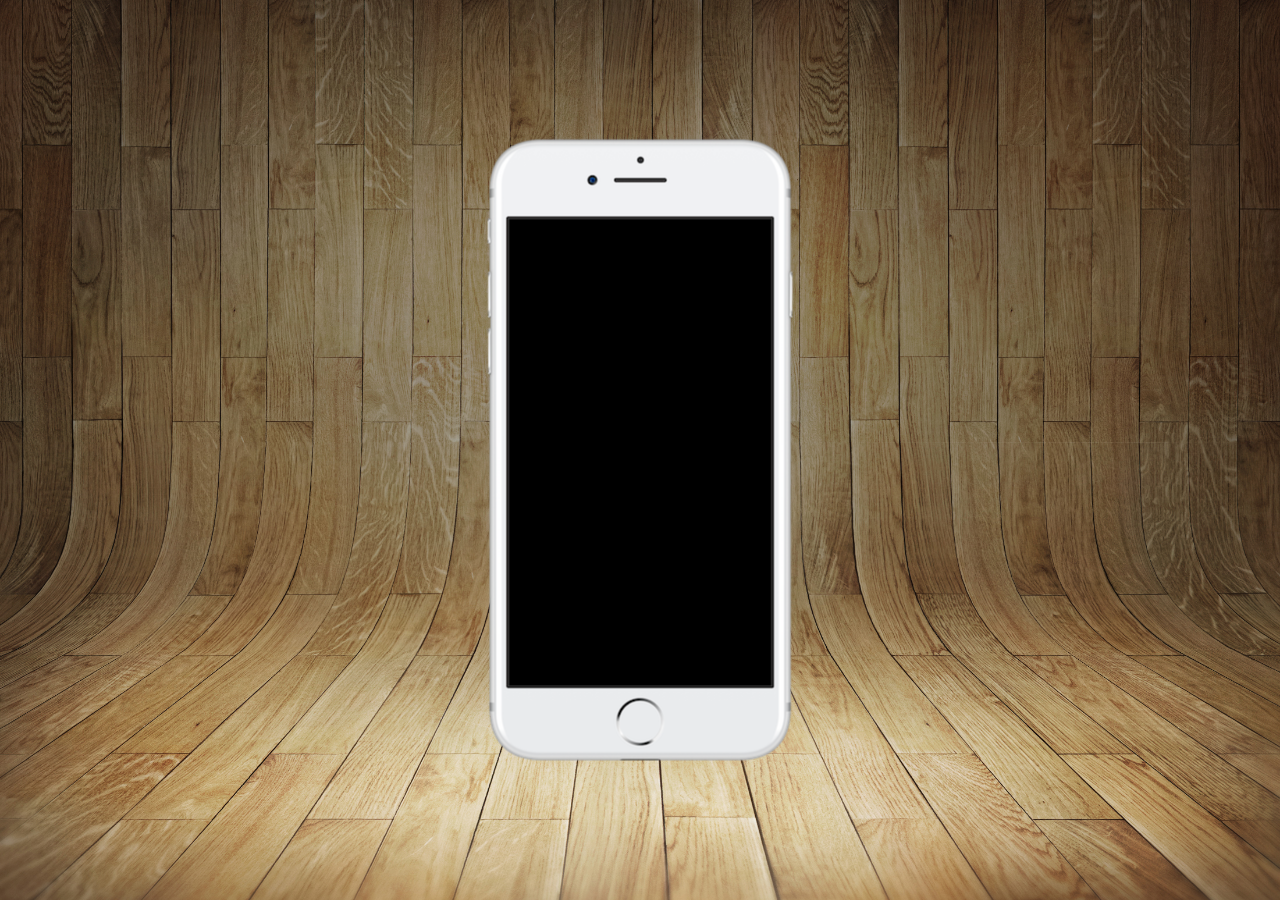
<file: index.html>
<!DOCTYPE html>
<html lang="pt-br">
<head>
    <meta charset="UTF-8">
    <meta name="viewport" content="width=device-width, initial-scale=1.0">
    <title>Projeto Redes Sociais</title>
    <link rel="stylesheet" href="estilos/style.css">
    <link rel="shortcut icon" href="favicon.ico" type="image/x-icon">
</head>
<body>
    <main>
        <section id="telefone">

        </section>

        <section id="redes-sociais">

        </section>
    </main>
</body>
</html>
</file>
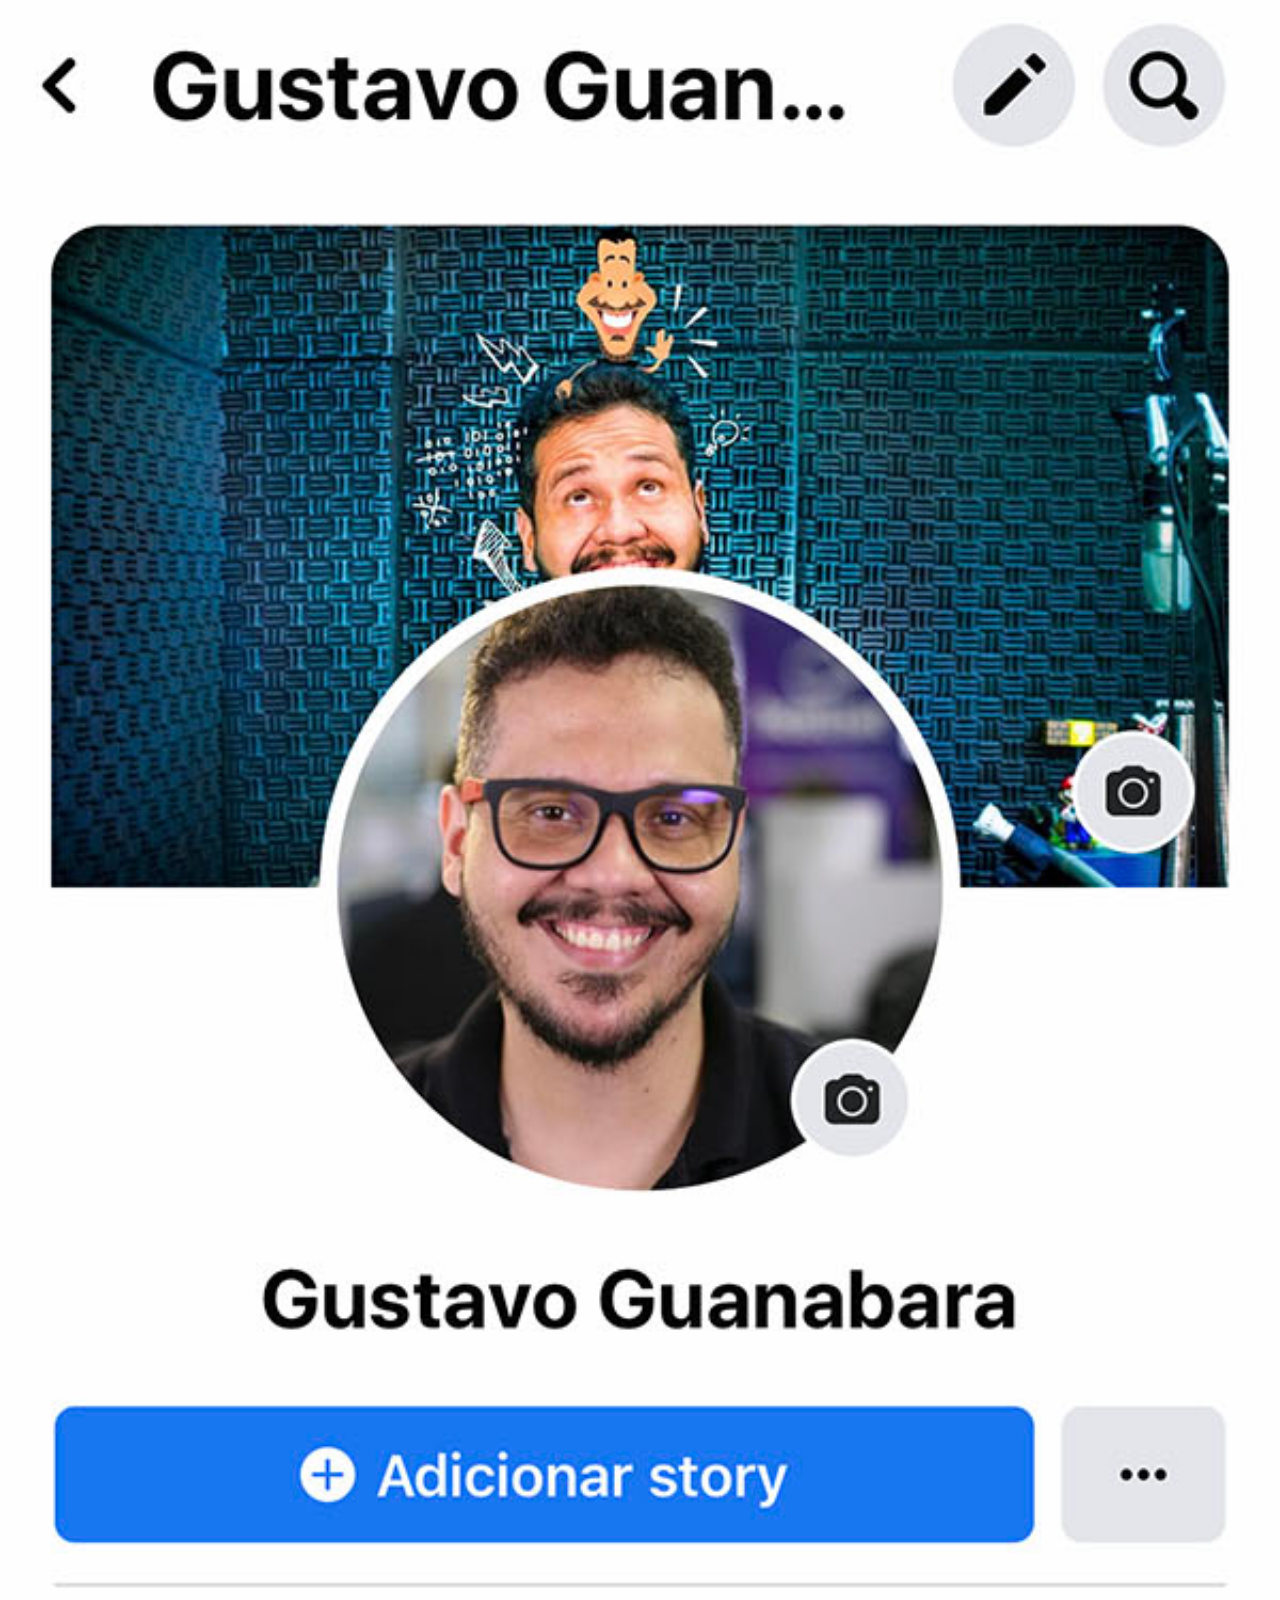
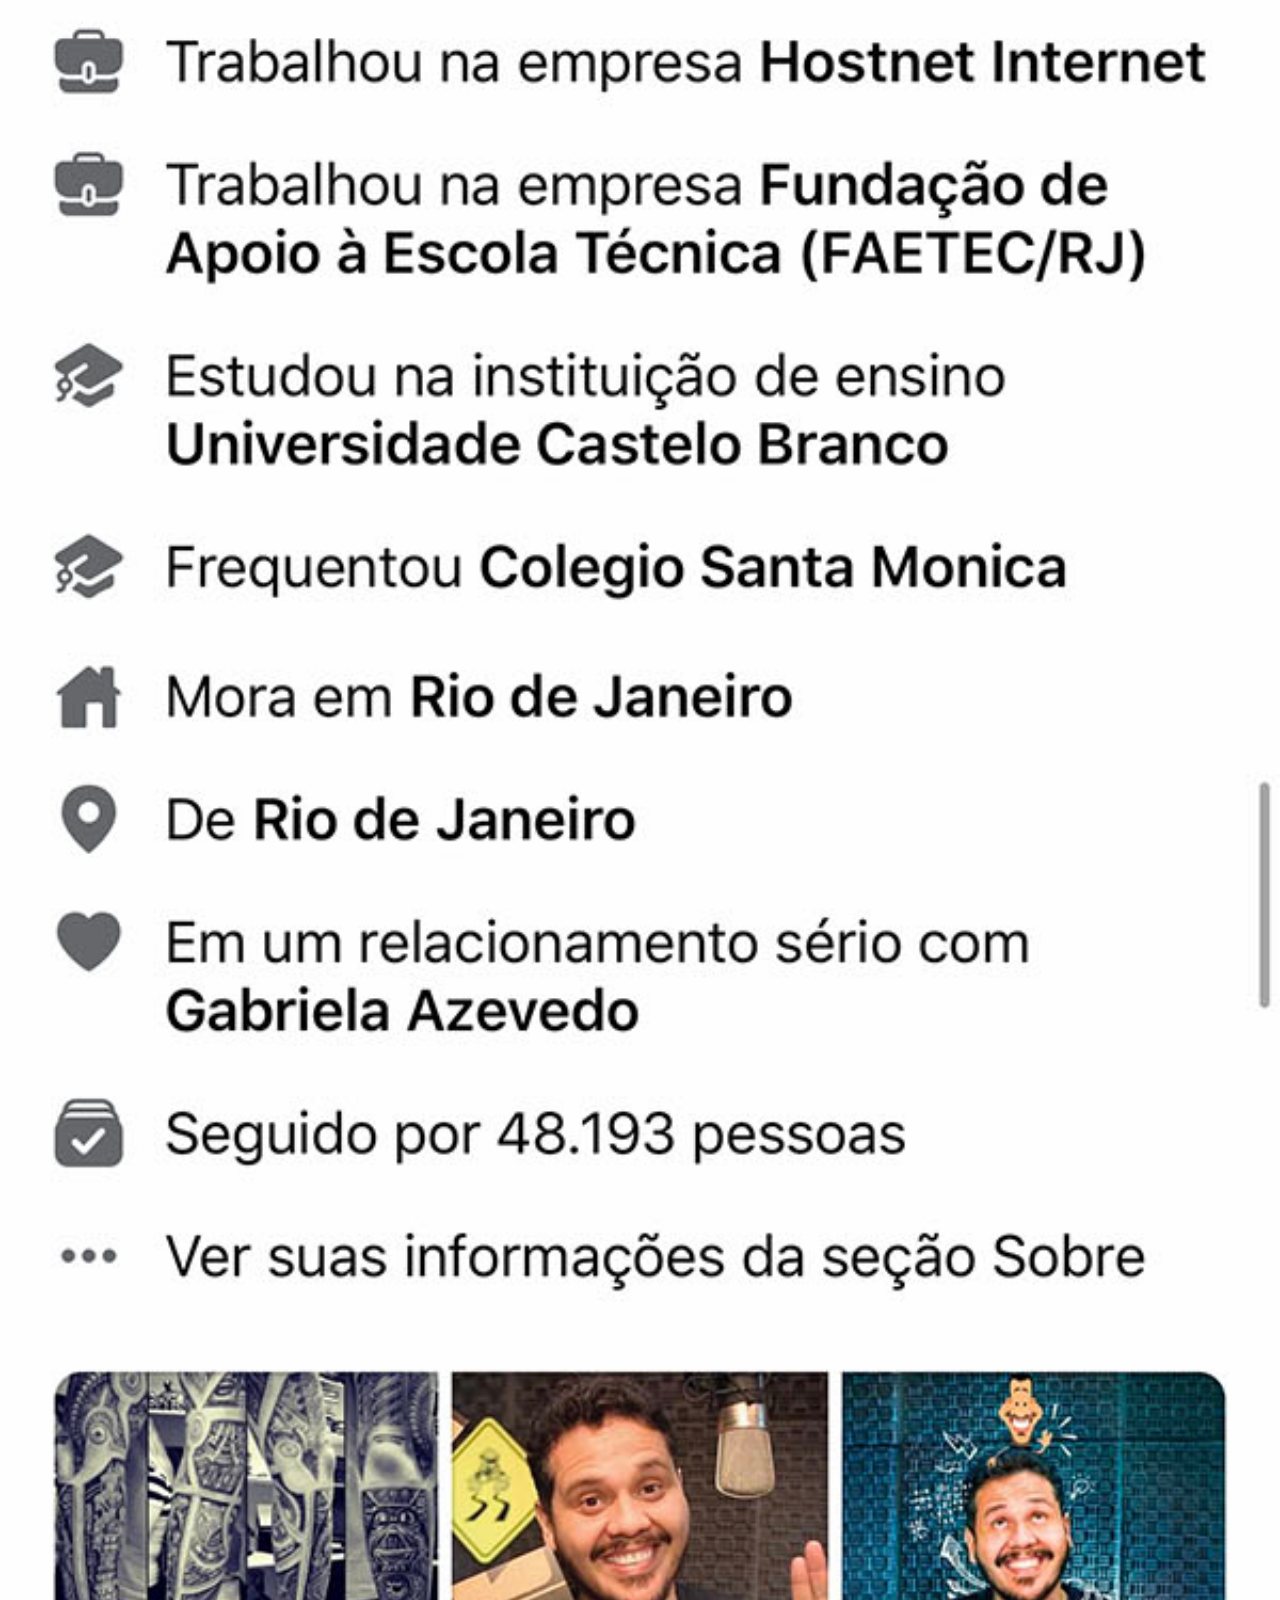
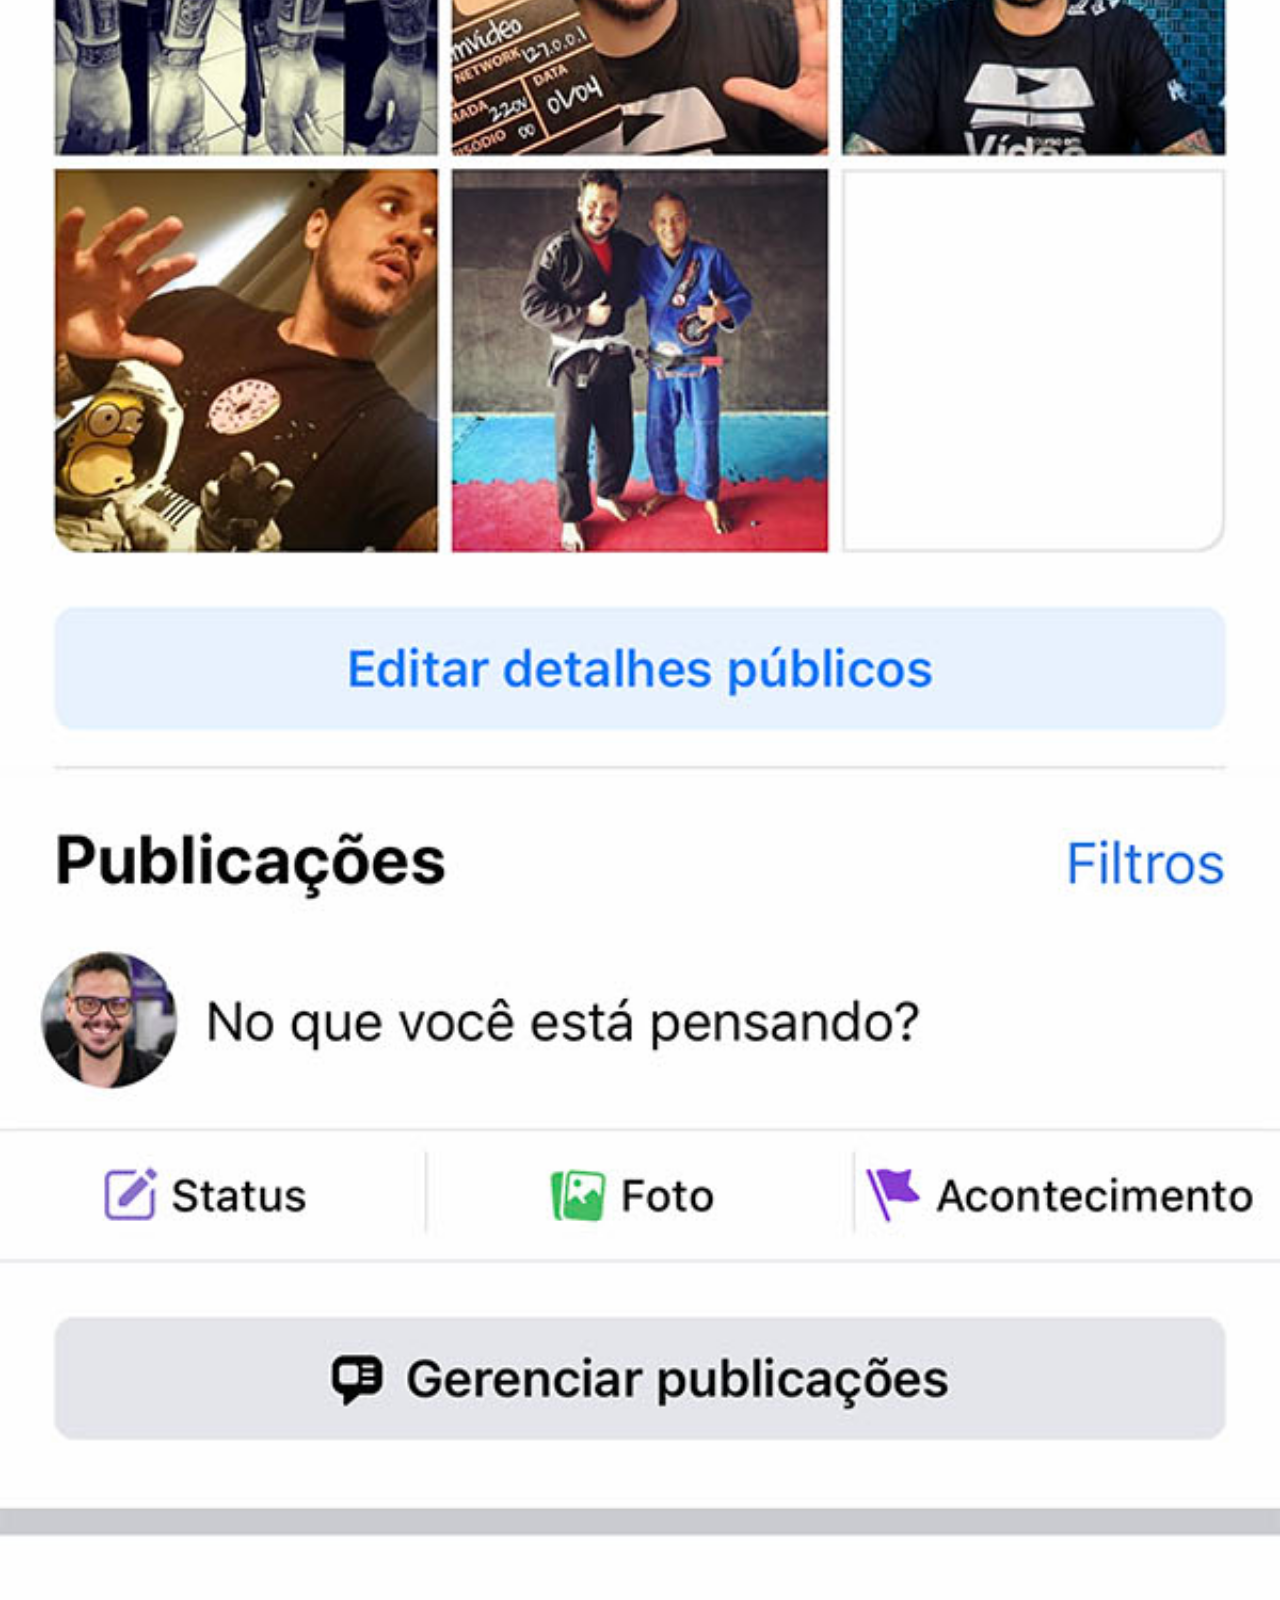
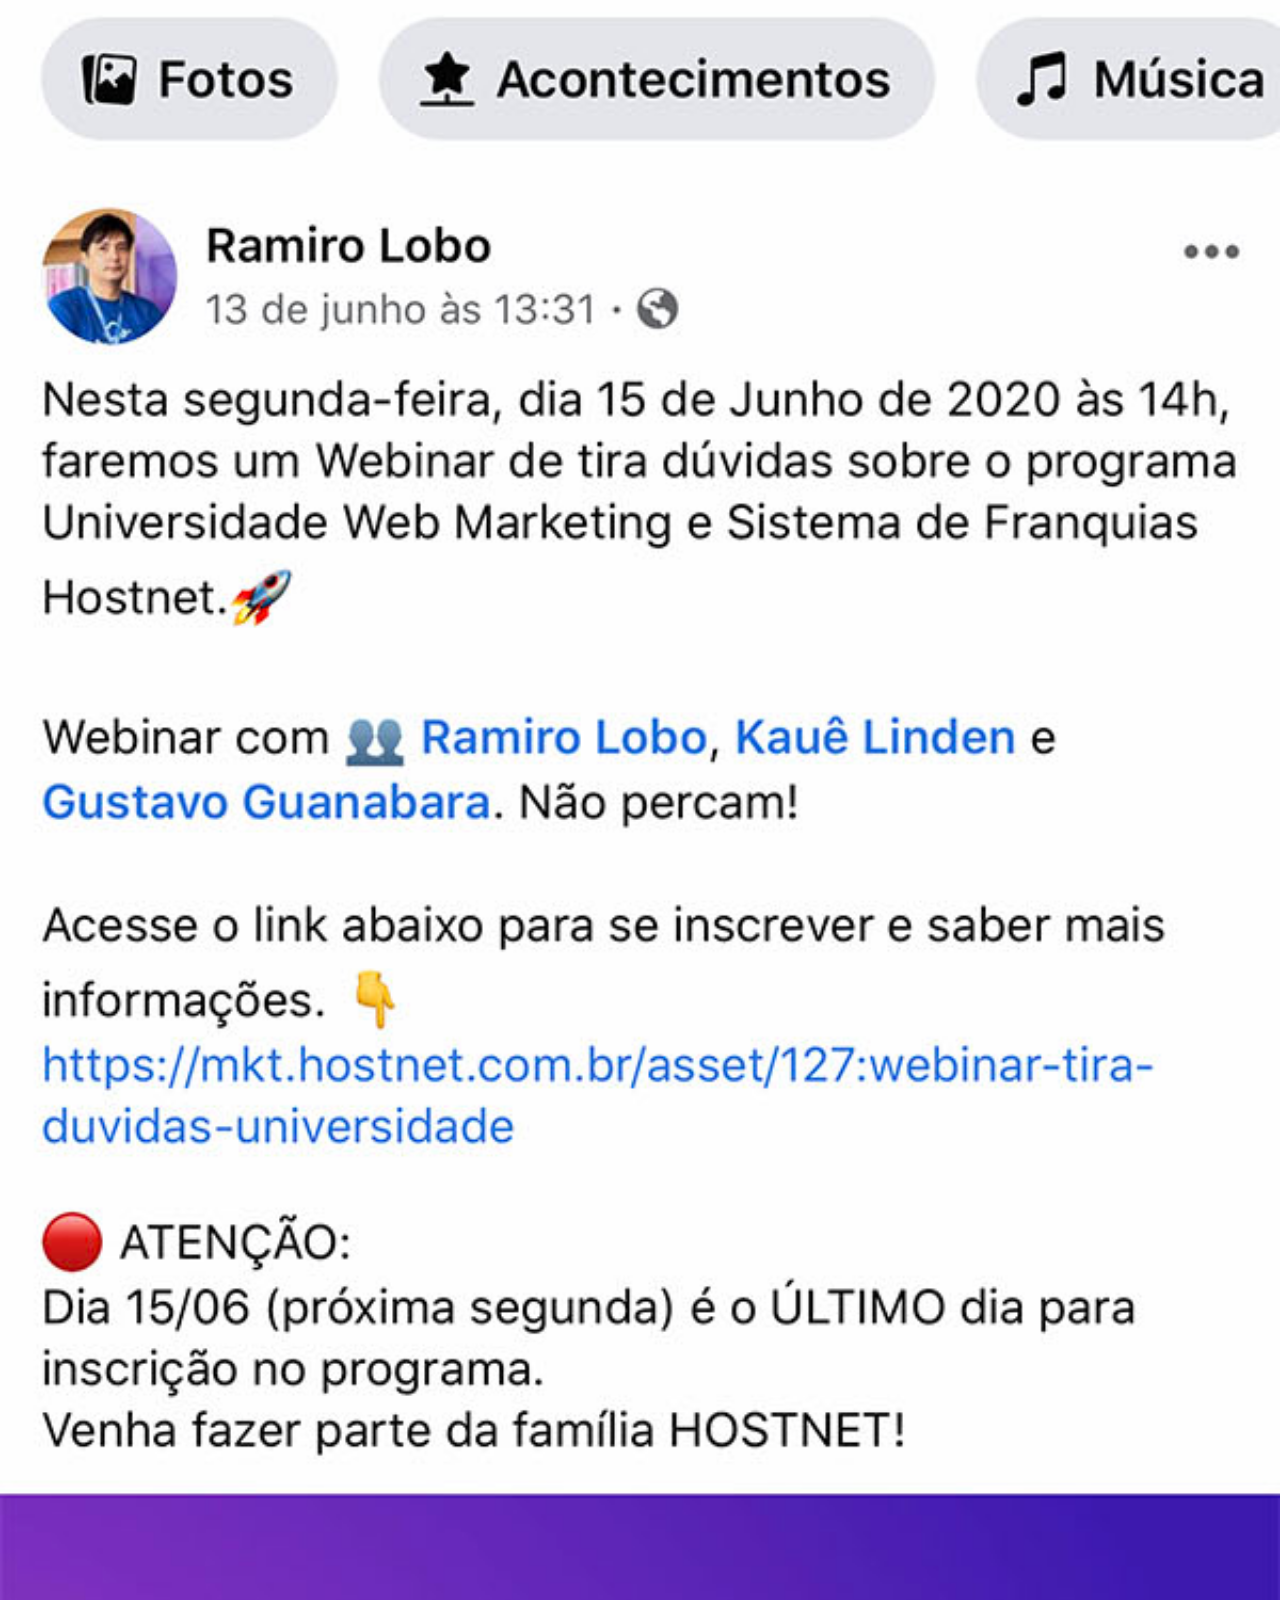
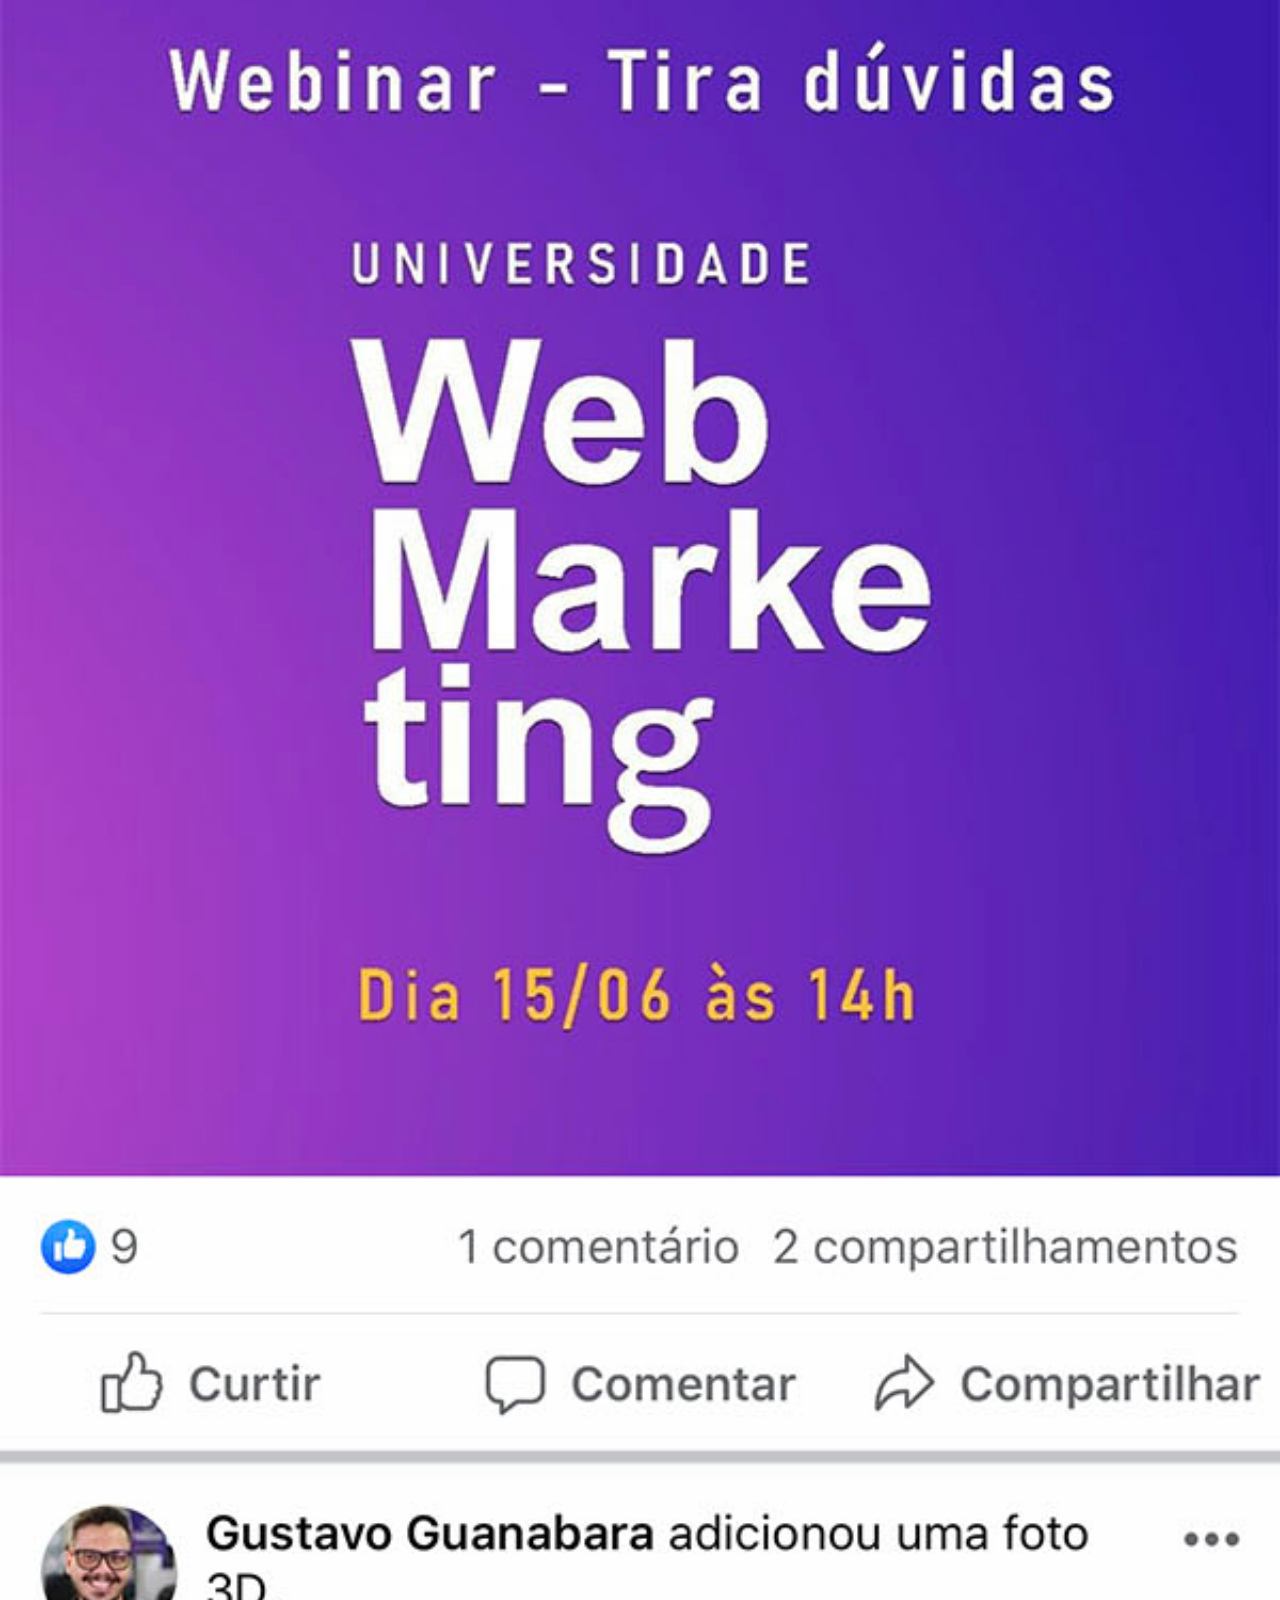
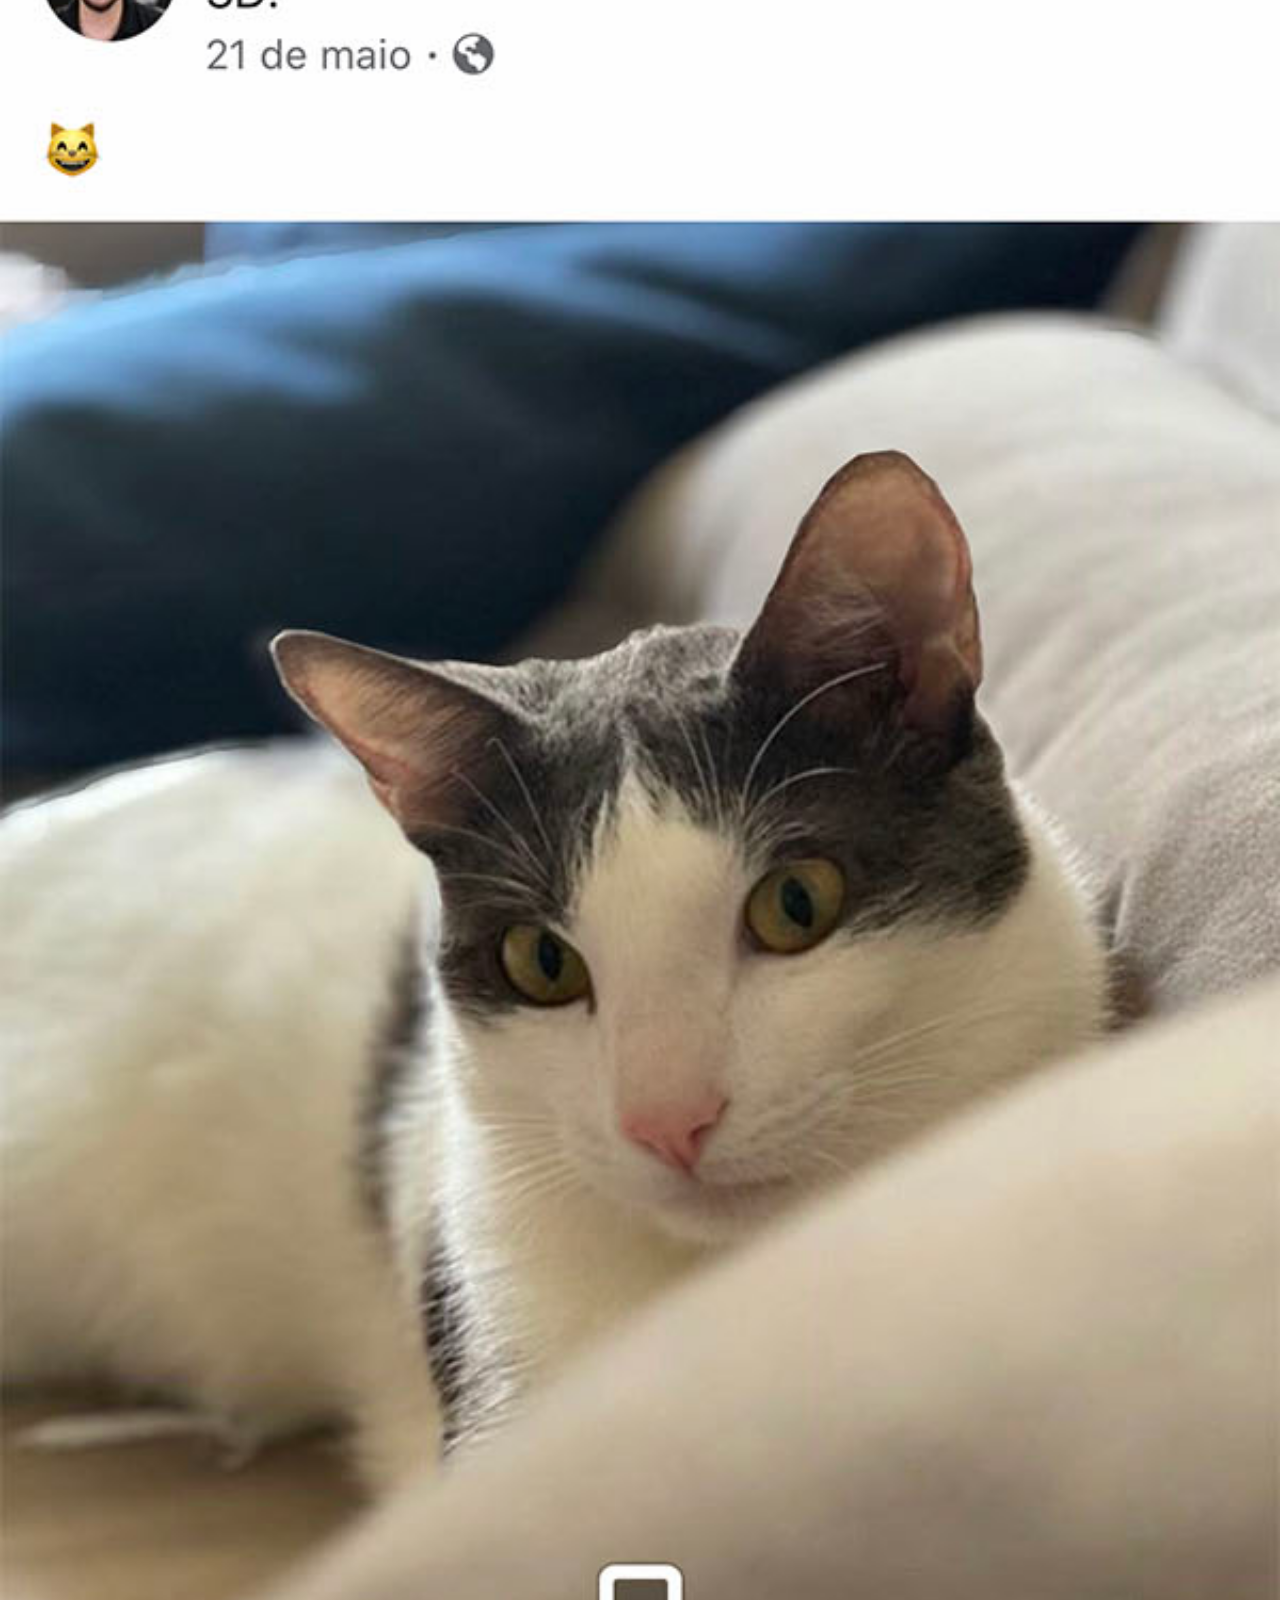
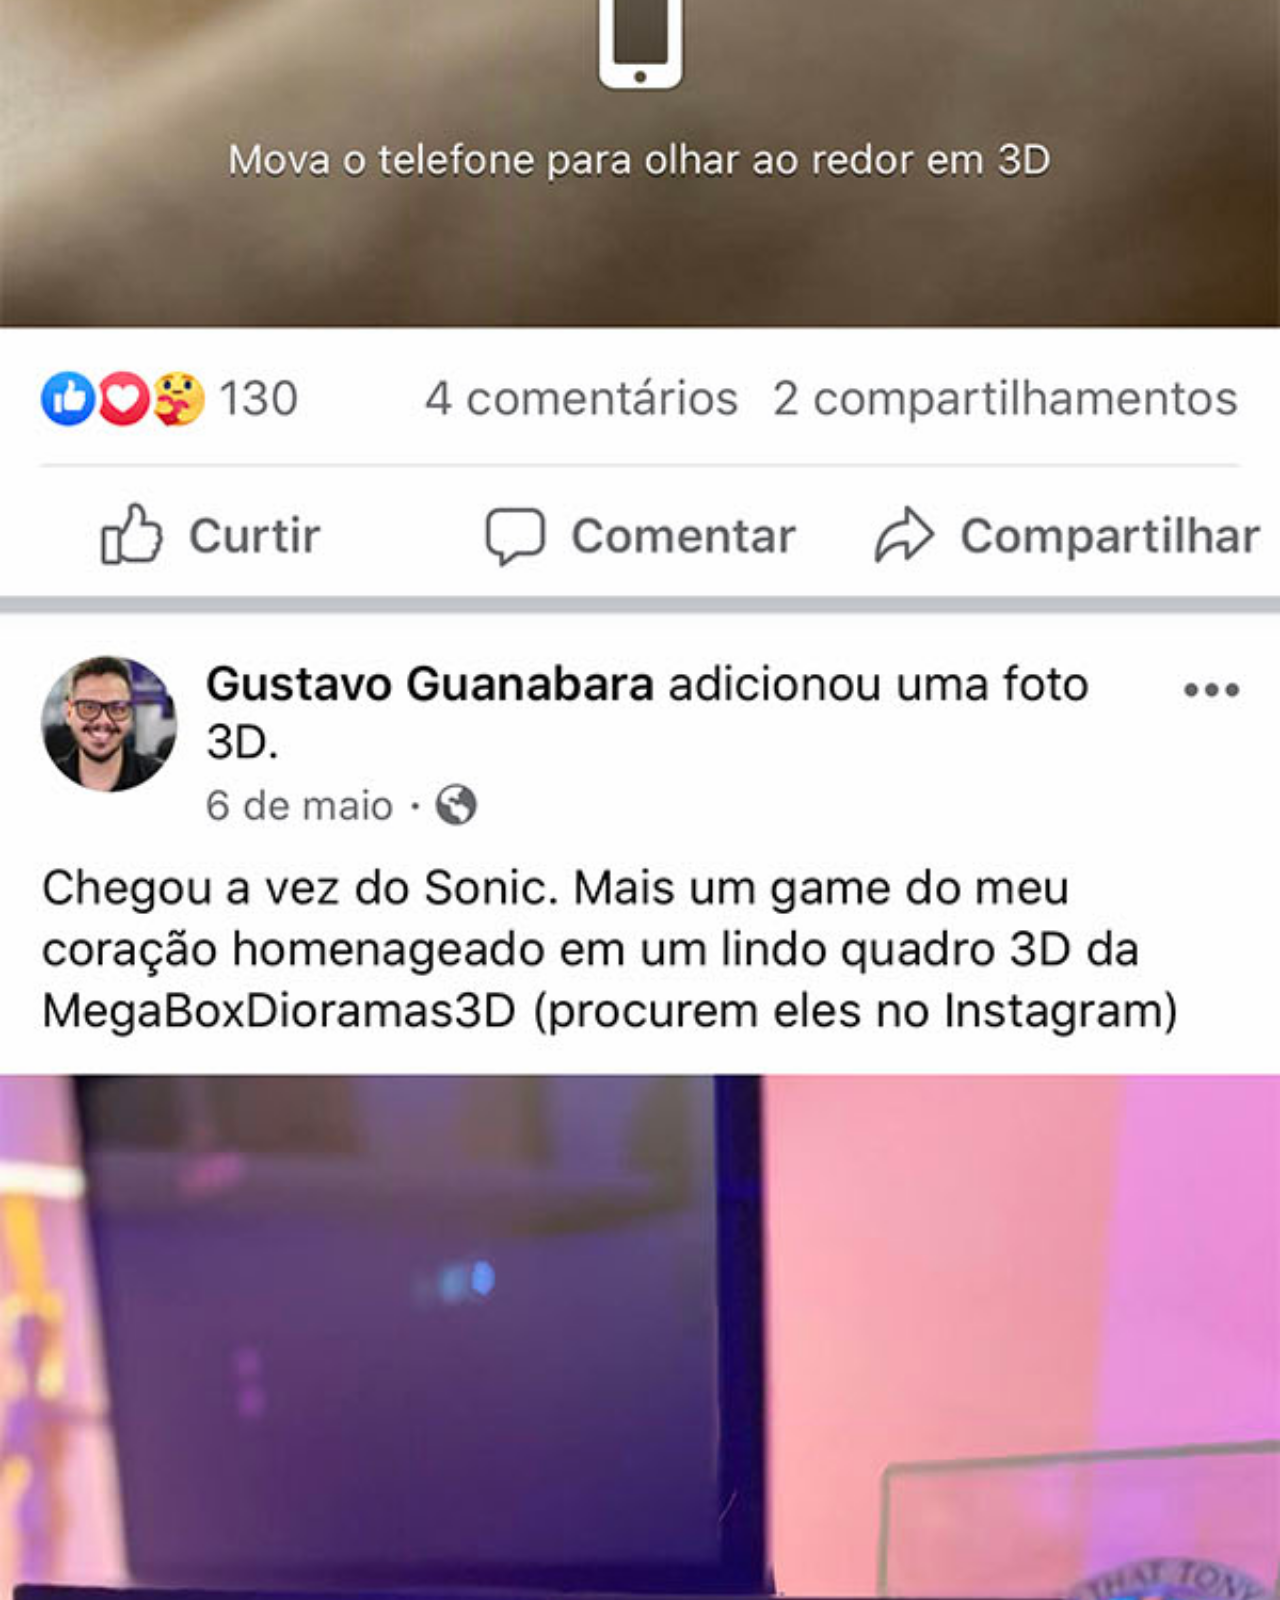
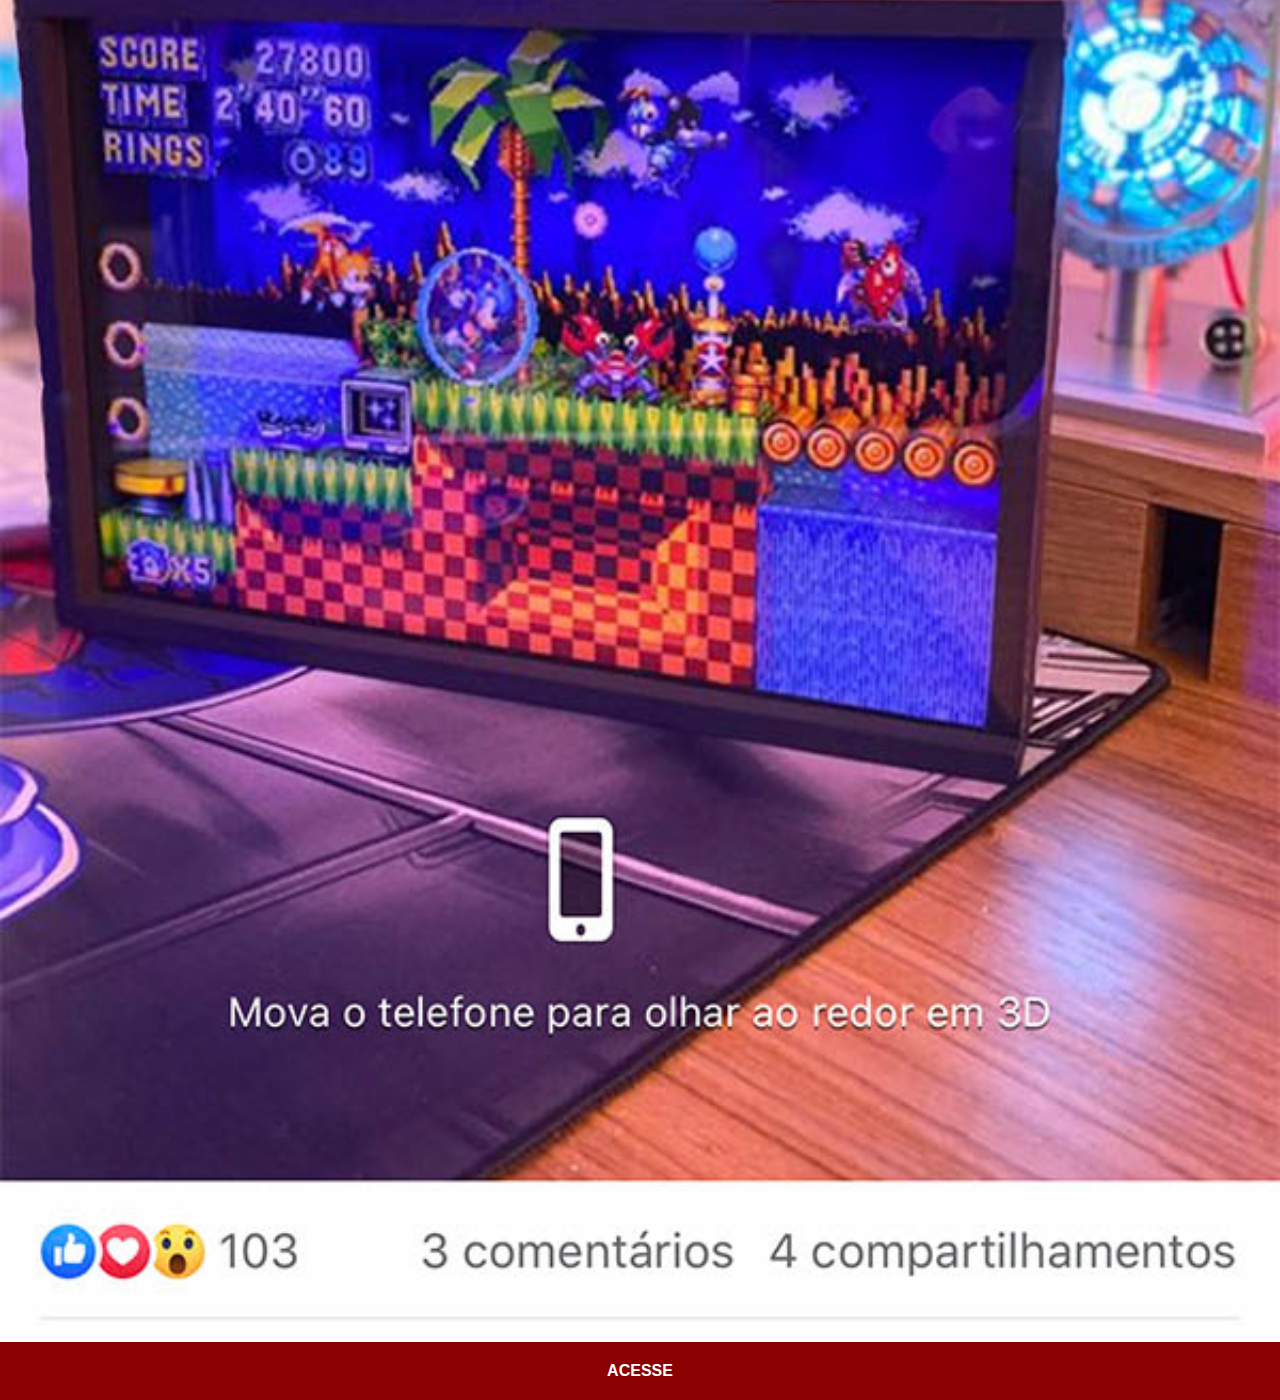
<file: facebook.html>
<!DOCTYPE html>
<html lang="pt-br">
<head>
    <meta charset="UTF-8">
    <meta name="viewport" content="width=device-width, initial-scale=1.0">
    <title>Facebook</title>
    <link rel="stylesheet" href="estilos/social.css">
</head>
<body>
    <img src="imagens/tela-facebook.jpg" alt="YouTube">
    <a href="https://www.facebook.com/profile.php?id=100089019579206" target="_blank">ACESSE</a>
</body>
</html>
</file>
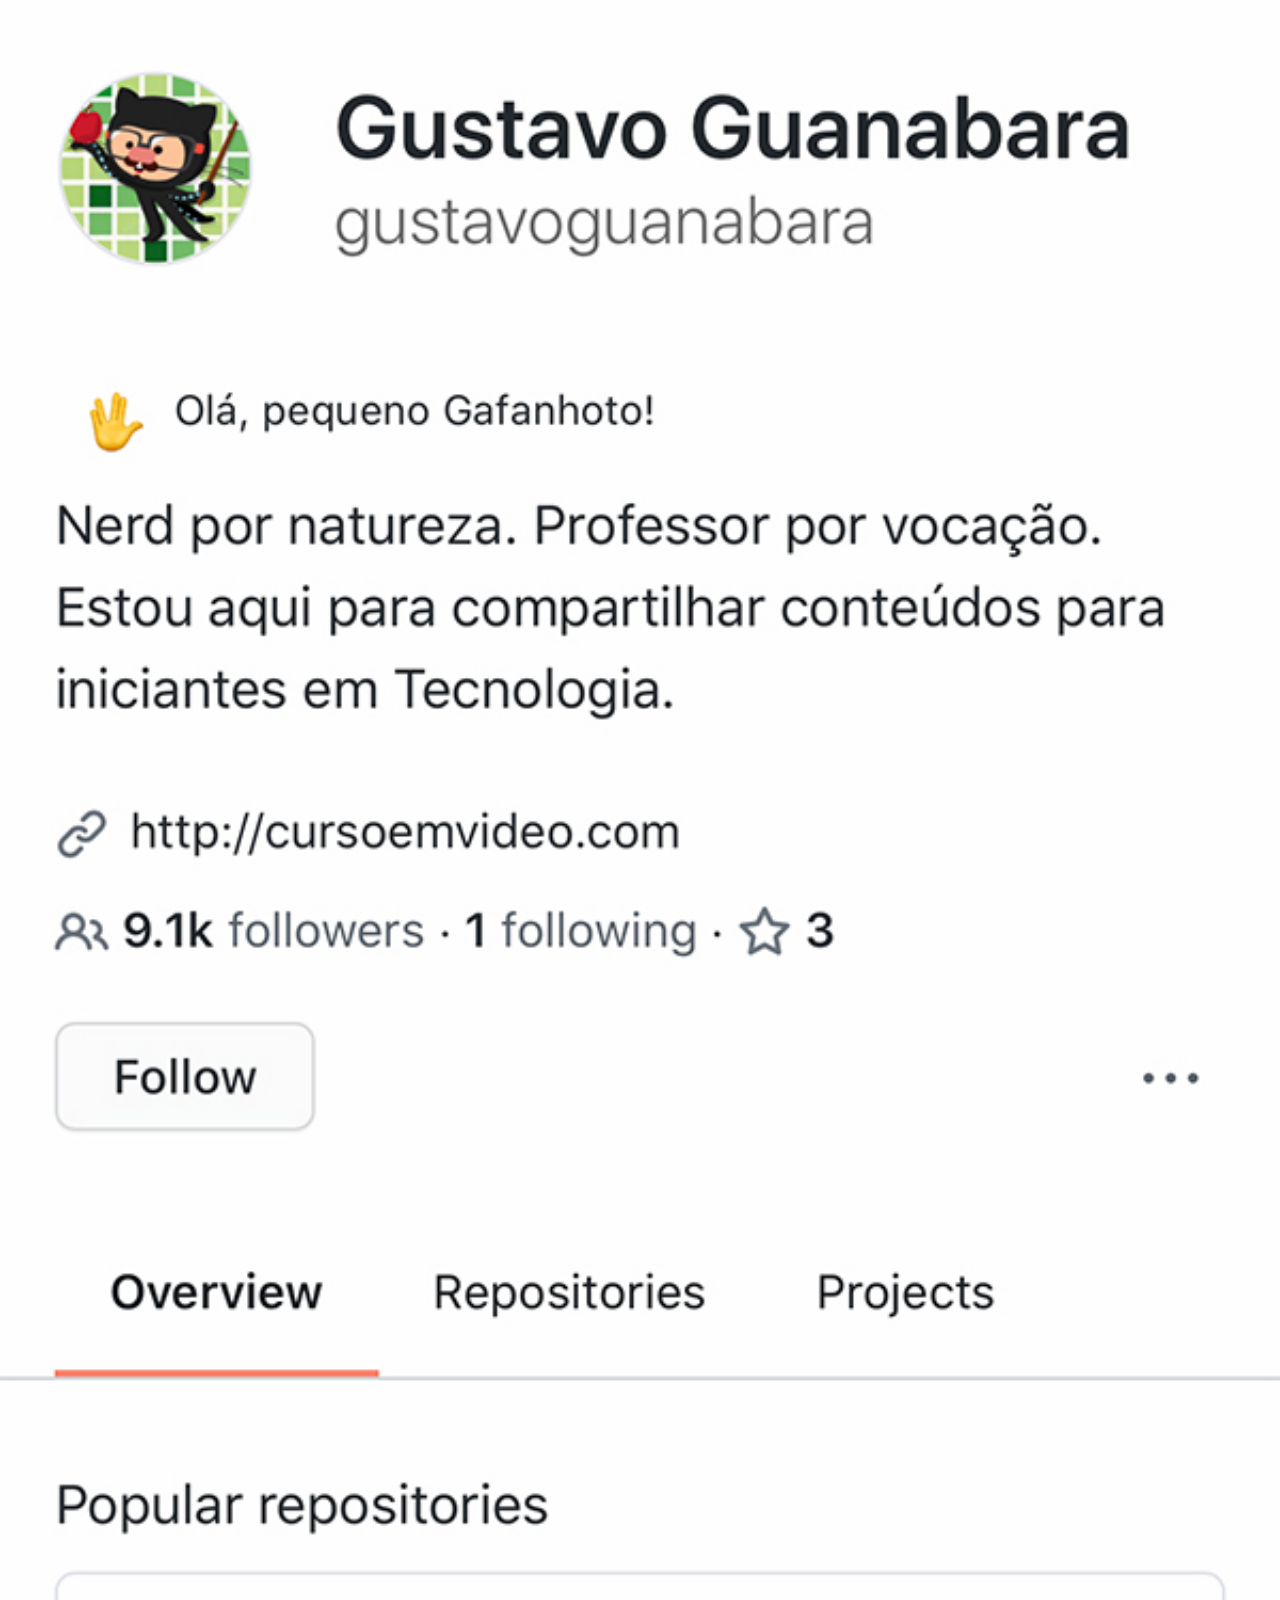
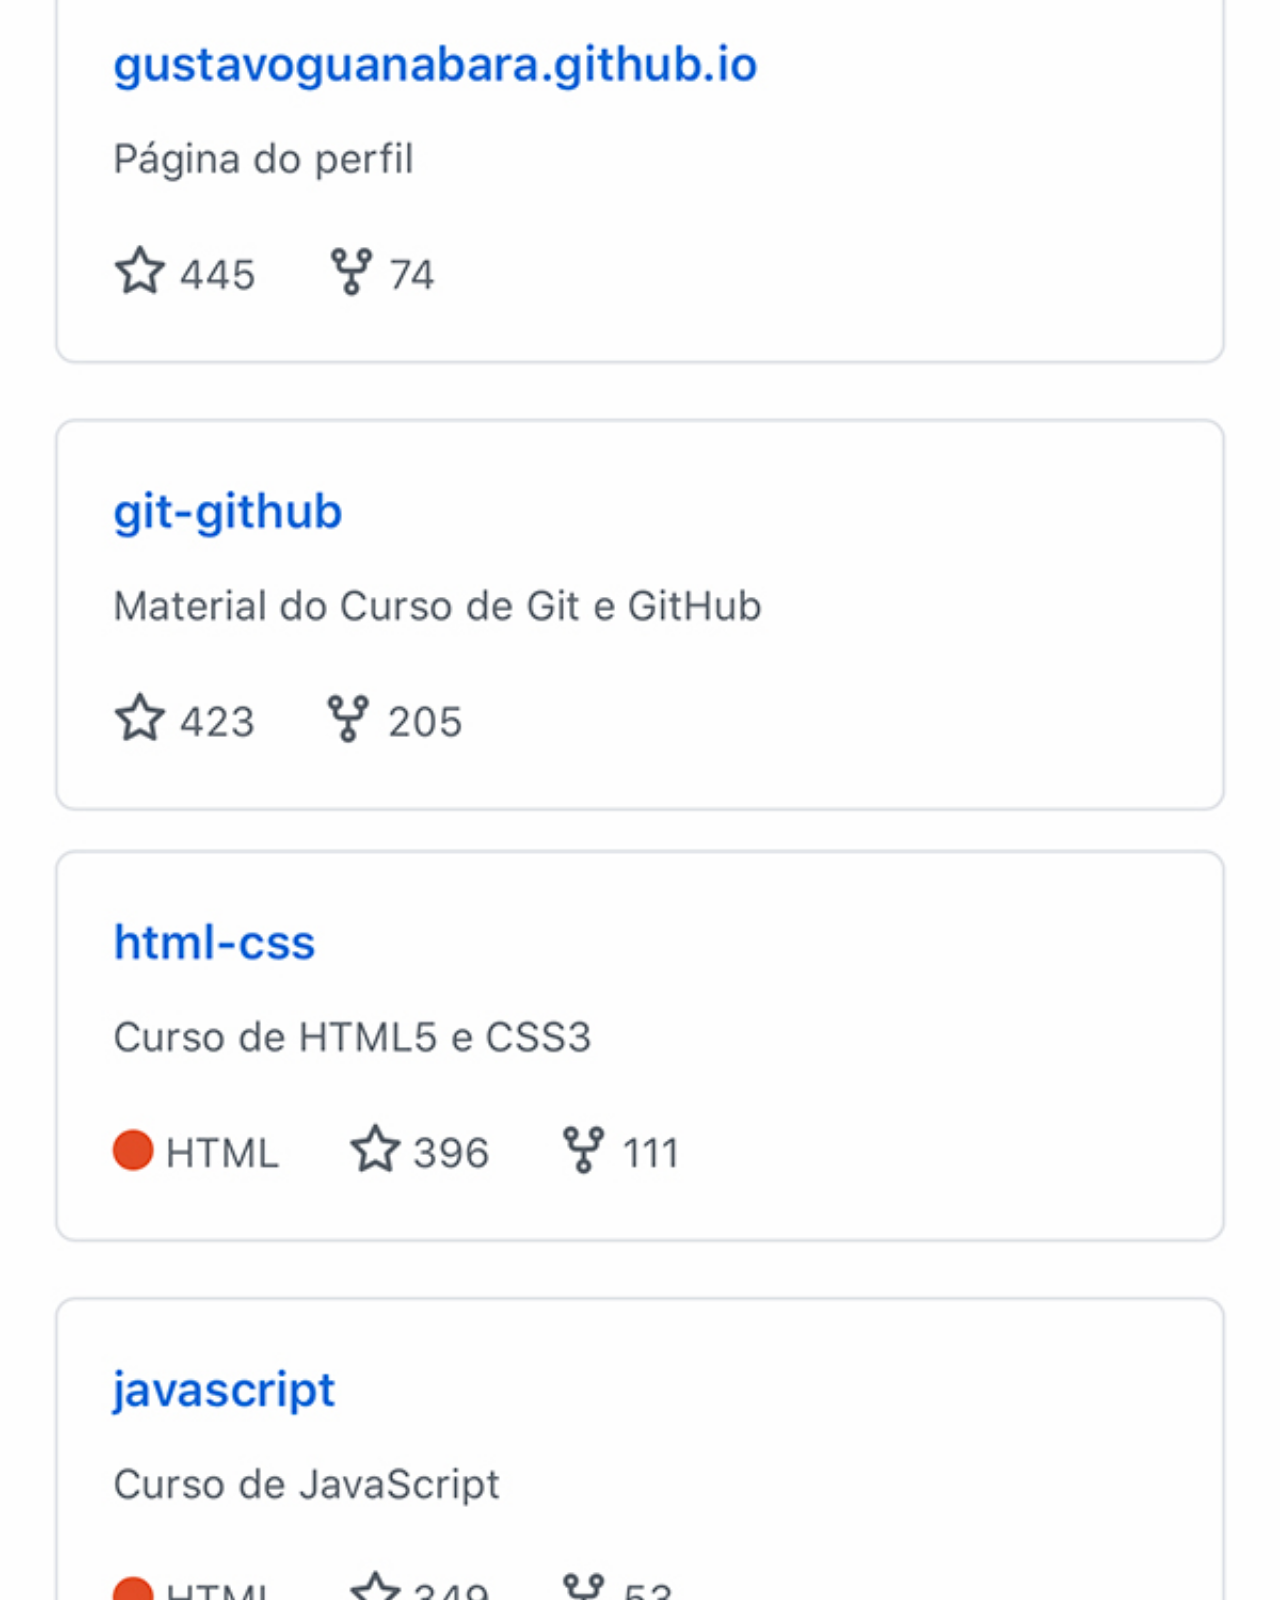
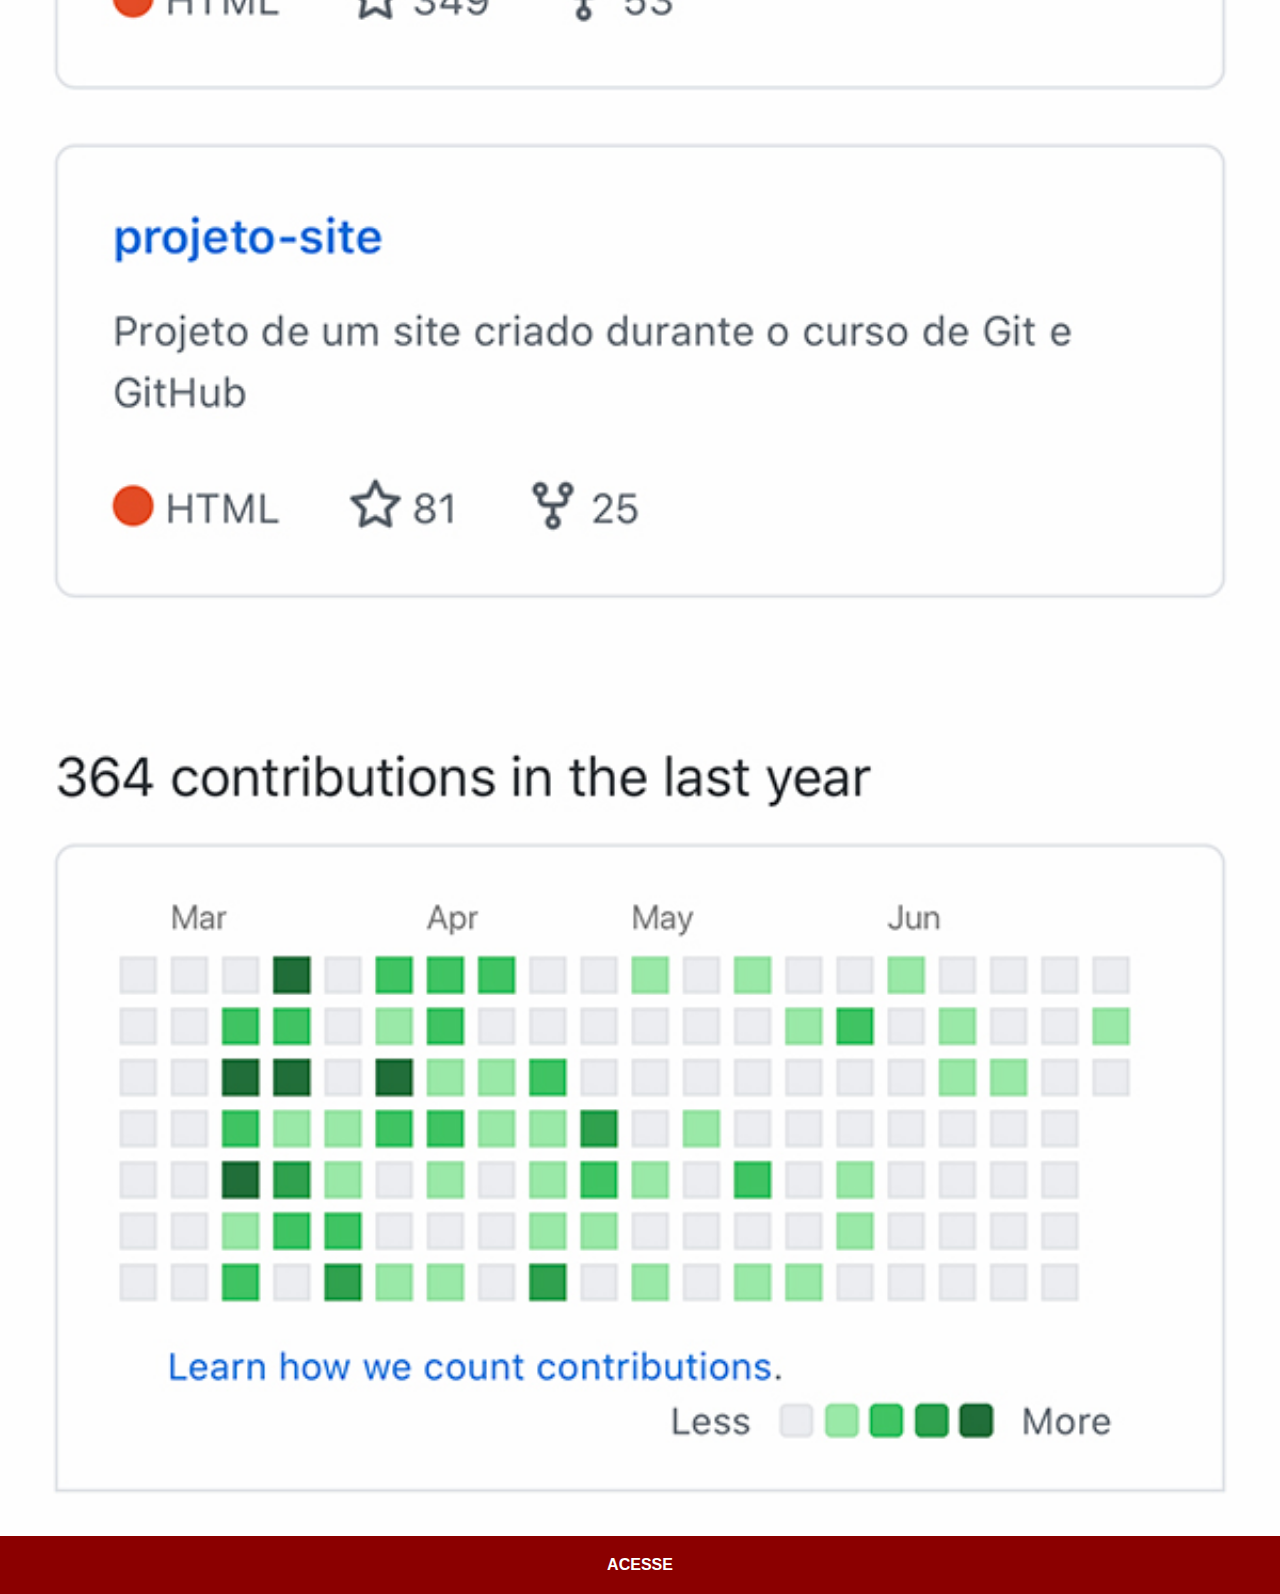
<file: github.html>
<!DOCTYPE html>
<html lang="pt-br">
<head>
    <meta charset="UTF-8">
    <meta name="viewport" content="width=device-width, initial-scale=1.0">
    <title>GitHub</title>
    <link rel="stylesheet" href="estilos/social.css">
</head>
<body>
    <img src="imagens/tela-github.jpg" alt="GitHub">
    <a href="https://github.com/luizgbritoe" target="_blank">ACESSE</a>
</body>
</html>
</file>
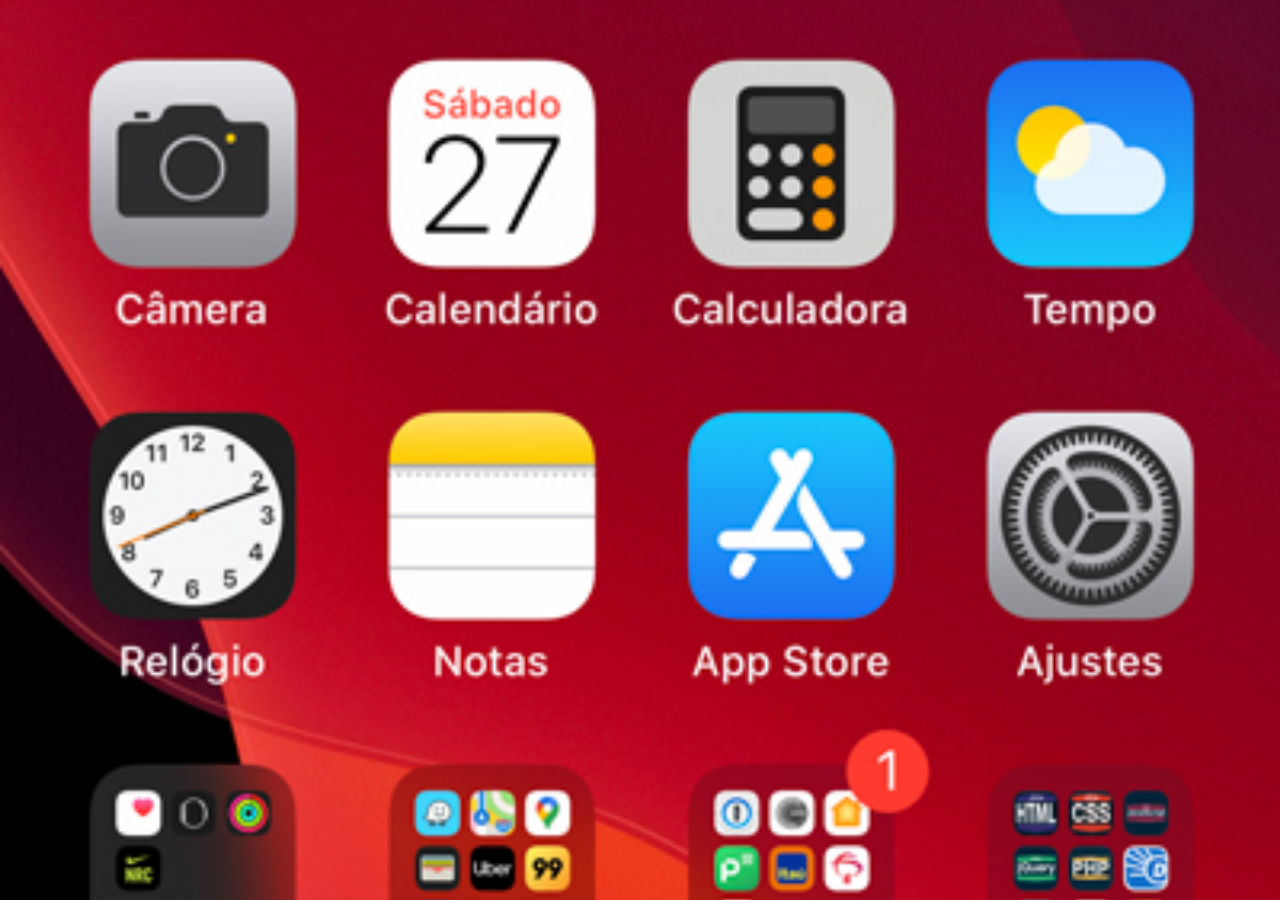
<file: home.html>
<!DOCTYPE html>
<html lang="pt-br">
<head>
    <meta charset="UTF-8">
    <meta name="viewport" content="width=device-width, initial-scale=1.0">
    <title>Home</title>
</head>
<style>
    * {
        margin: 0px;
        padding: 0px;
    }

    body {
        height: 100vh;
        width: 100vw;
        background: black url('imagens/tela-home.jpg') no-repeat top center;
        background-size: cover;
    }
</style>
<body>
    
</body>
</html>
</file>
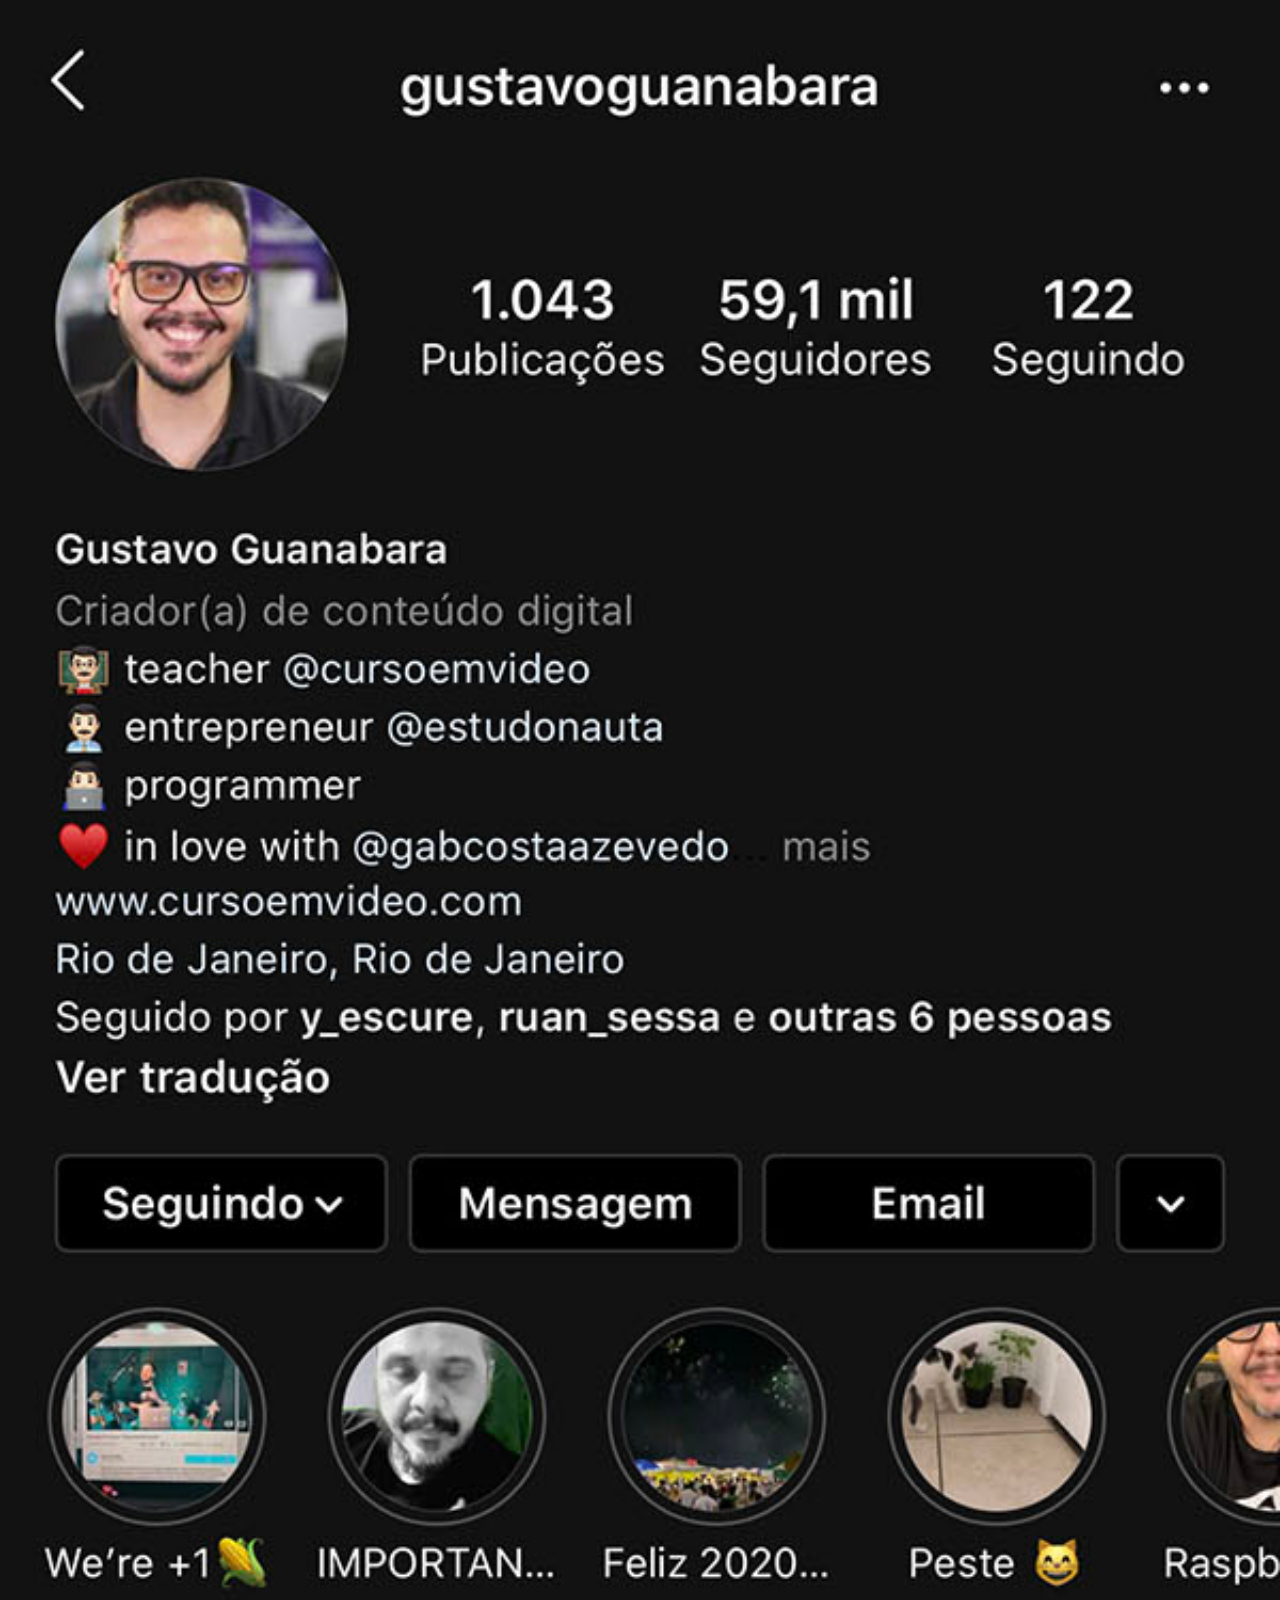
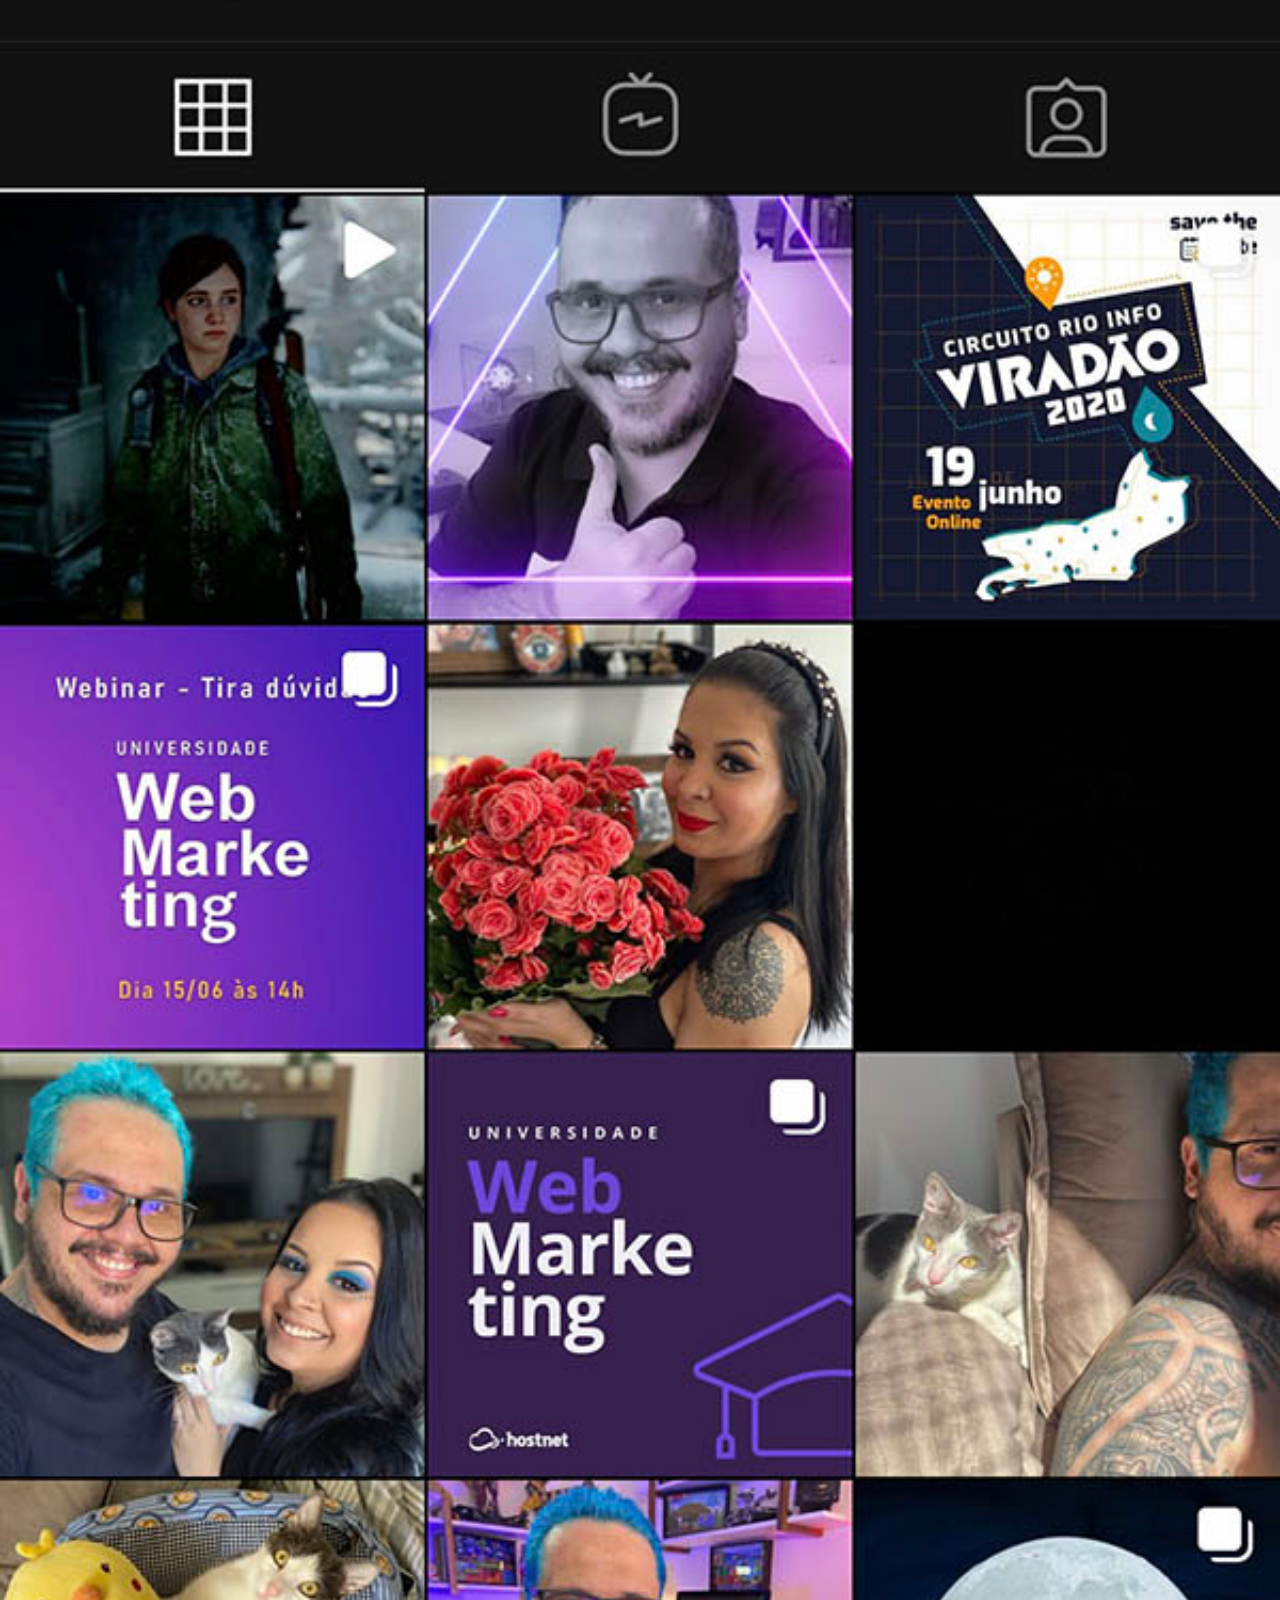
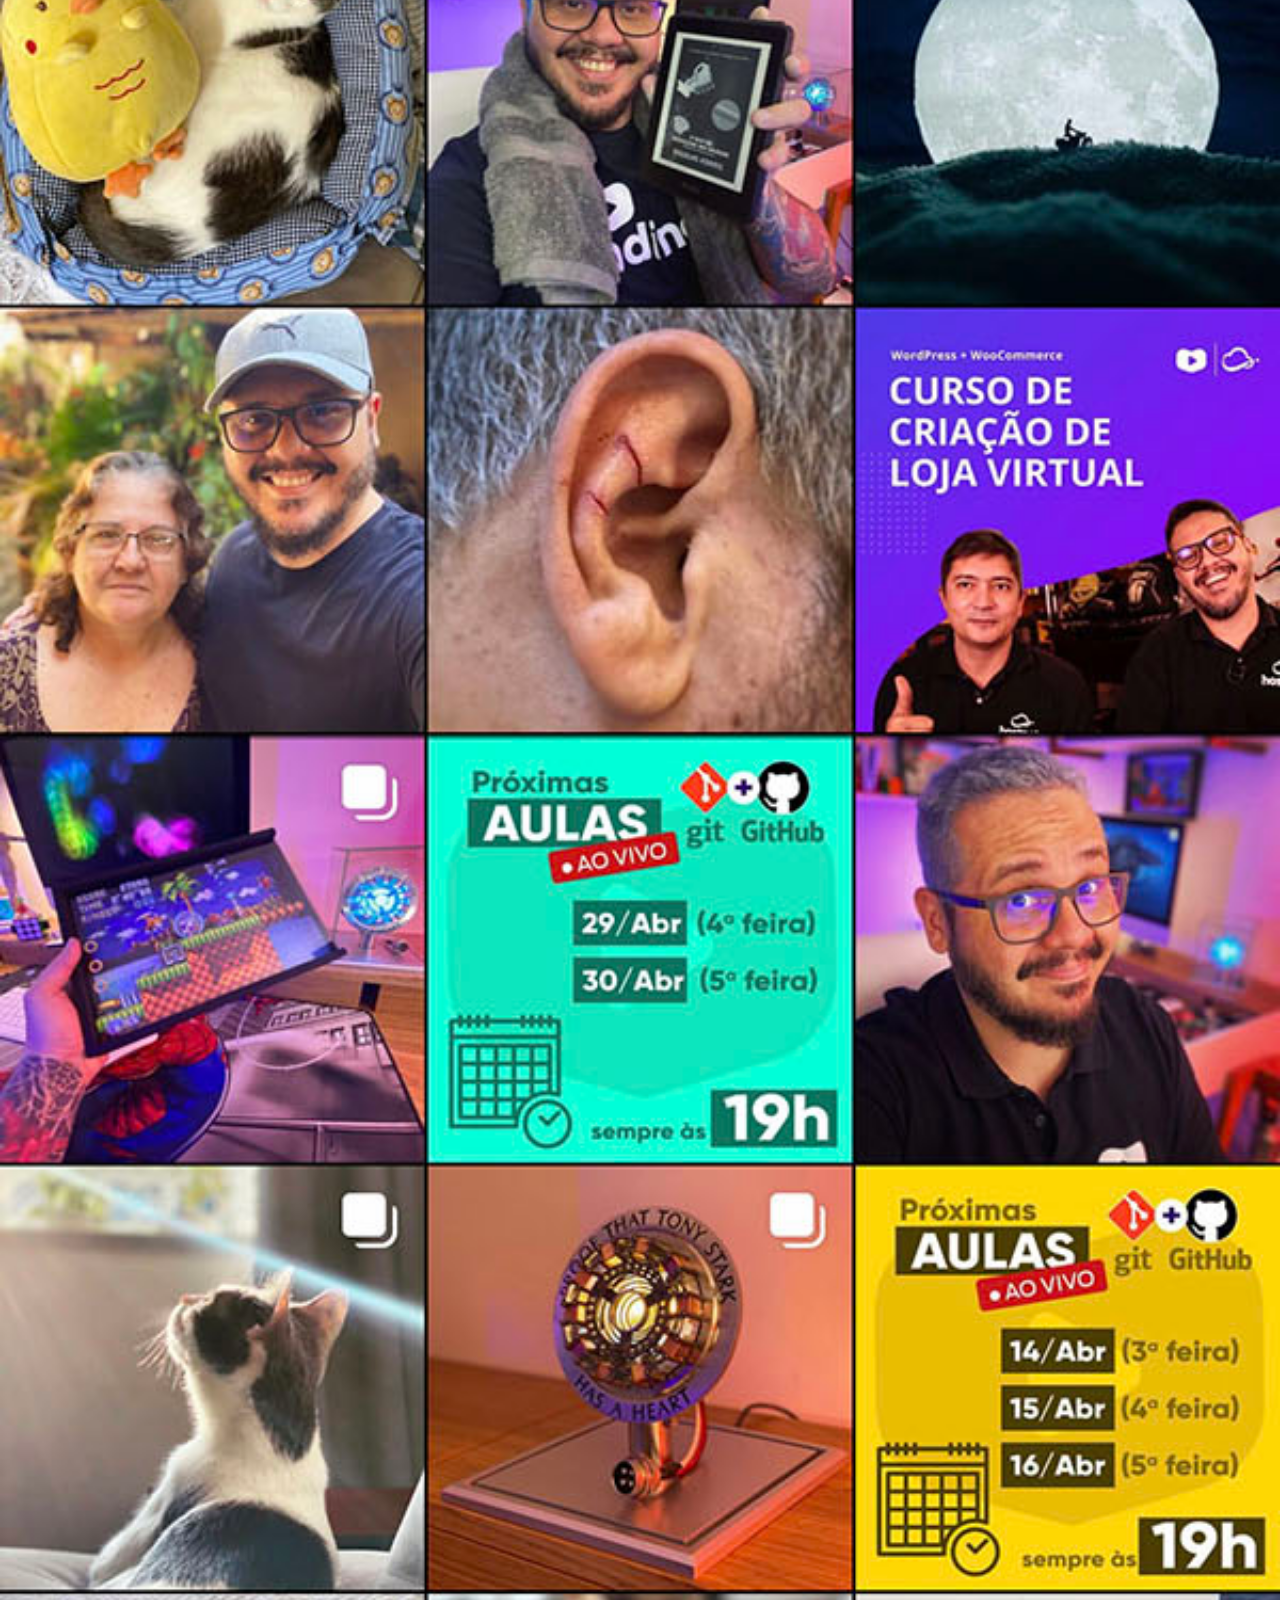
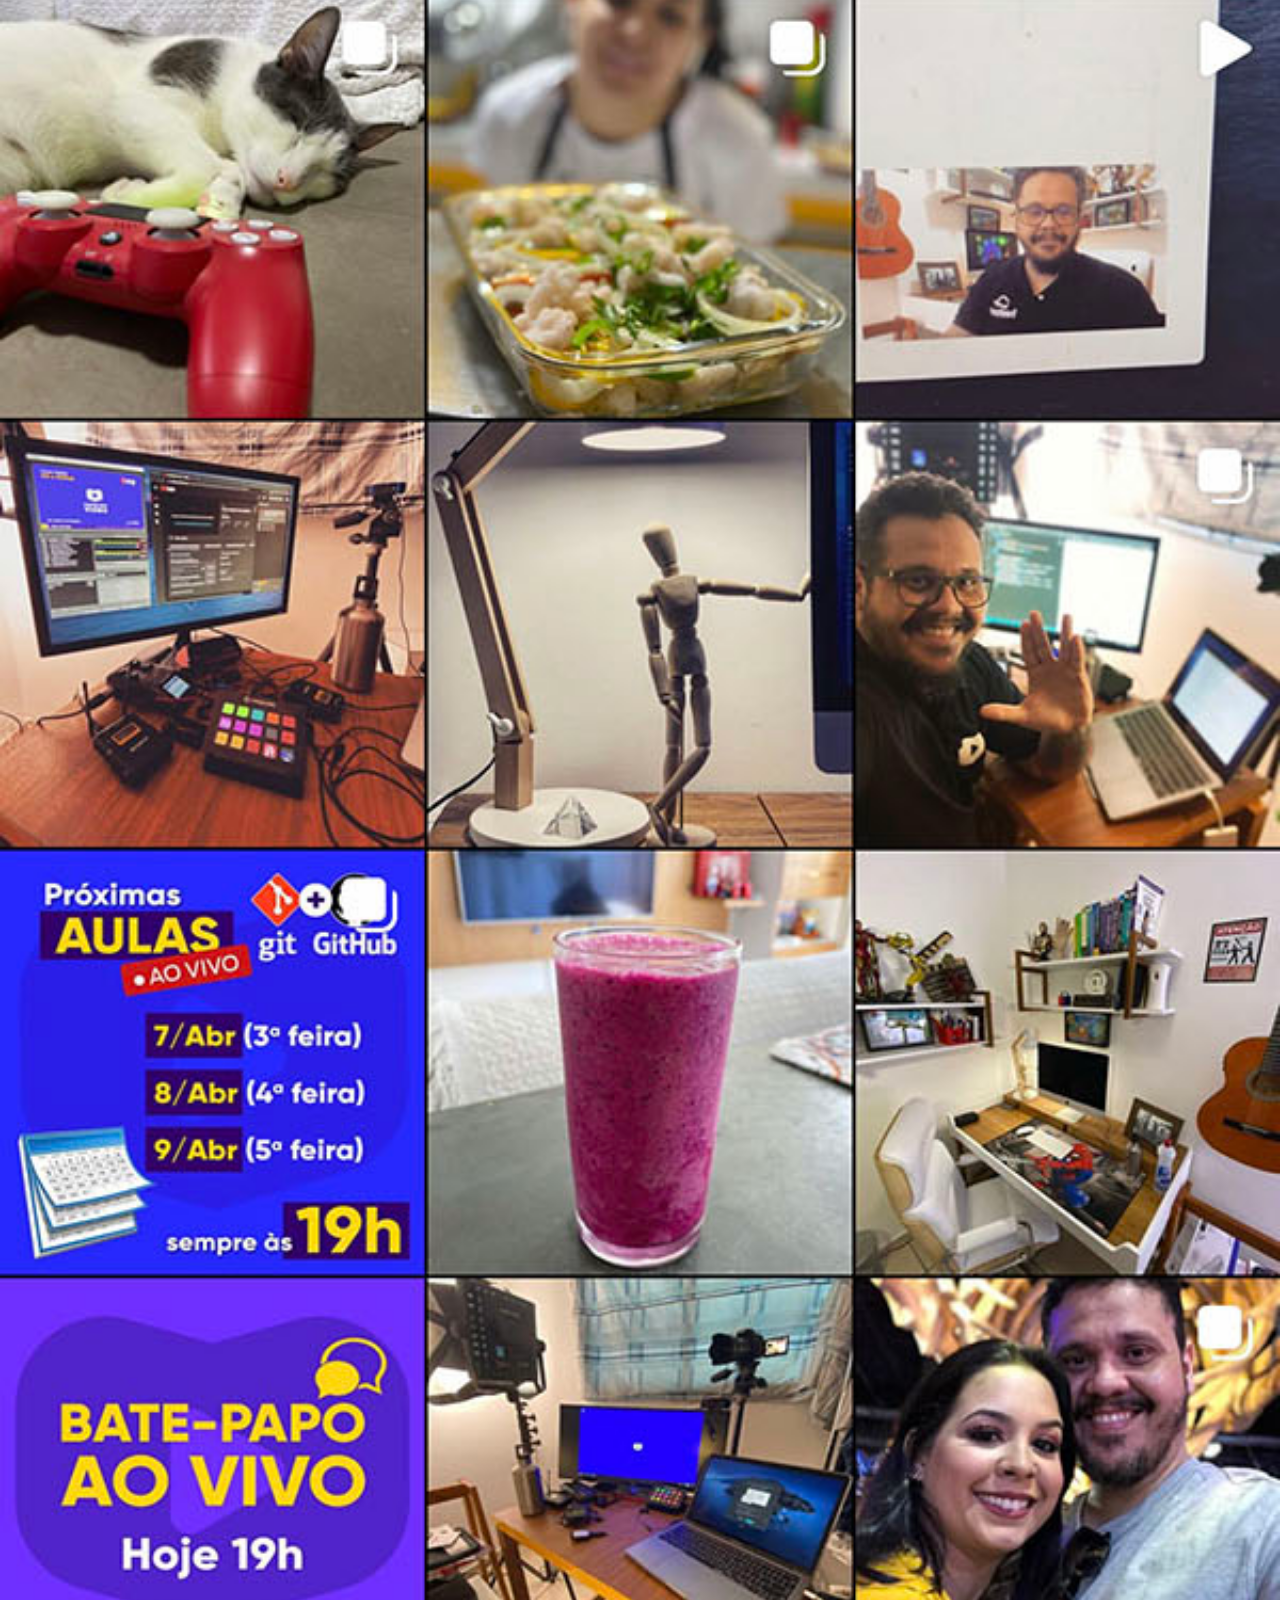
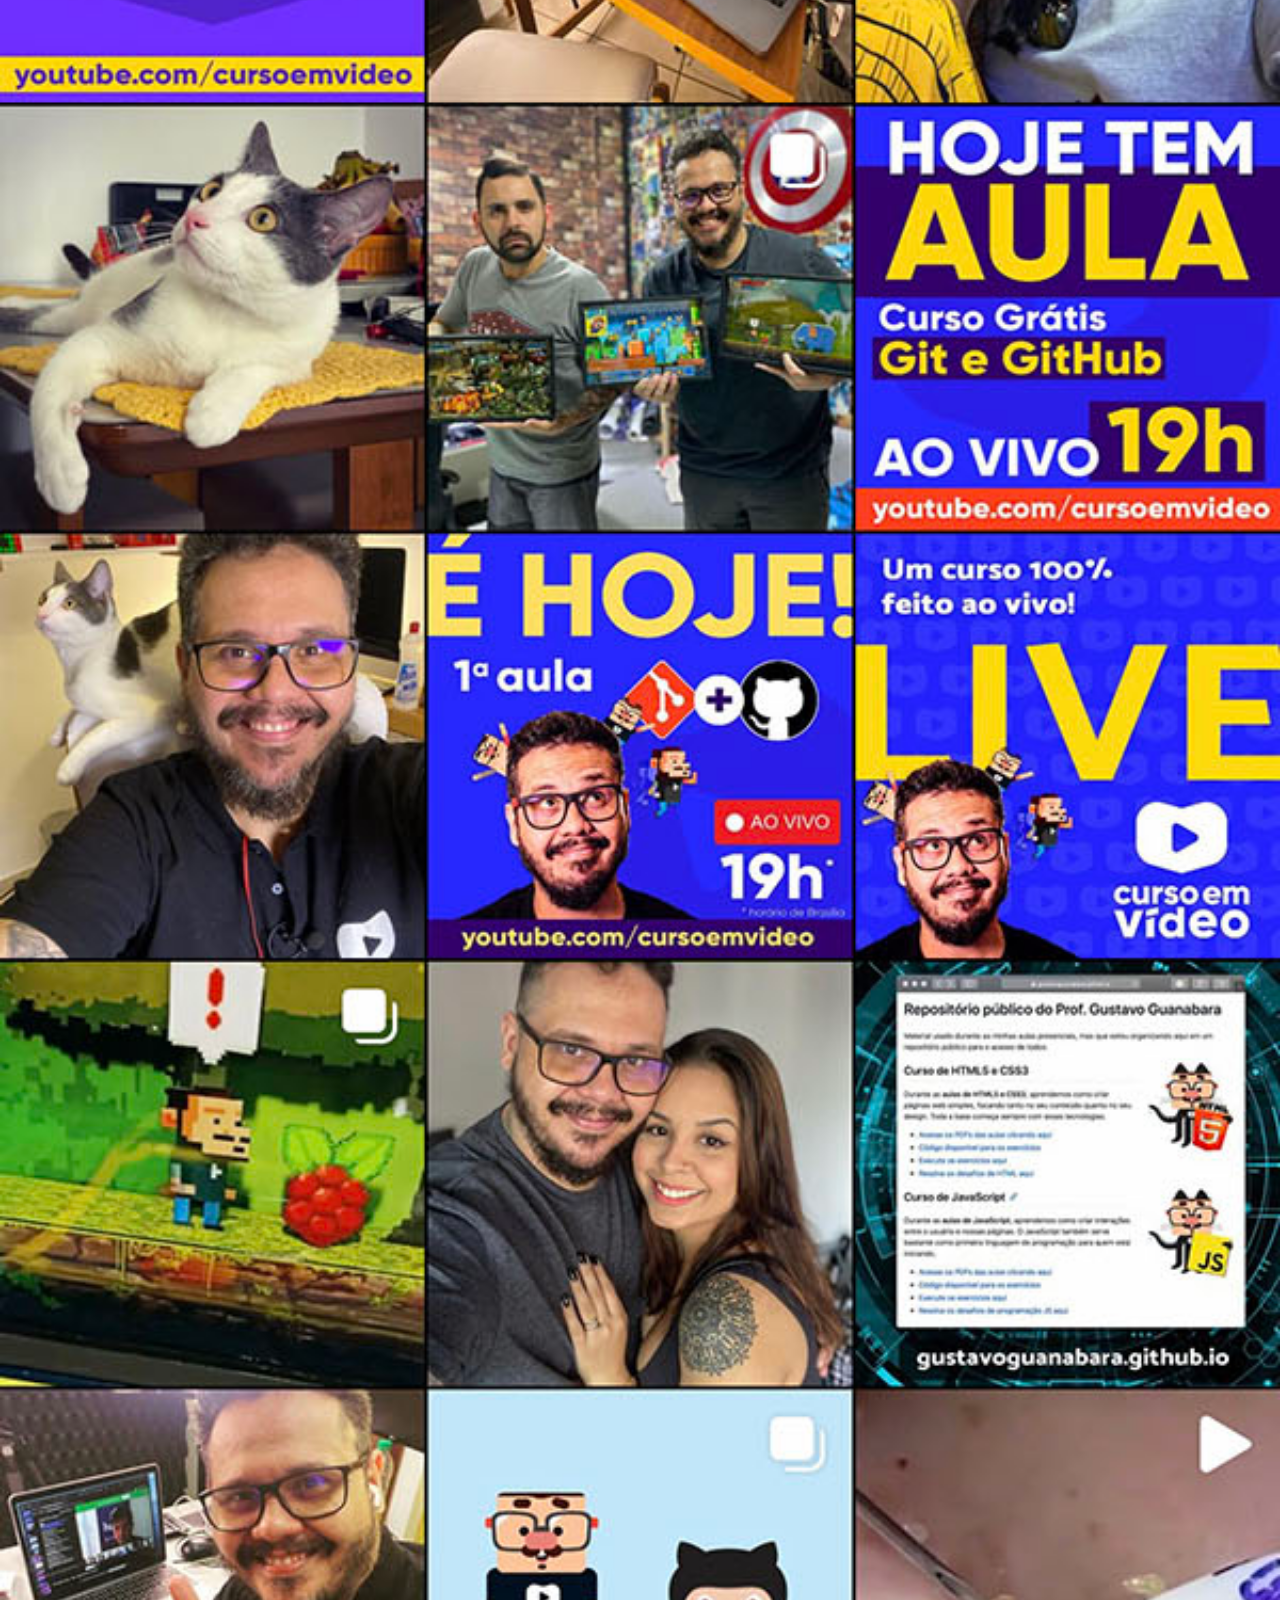
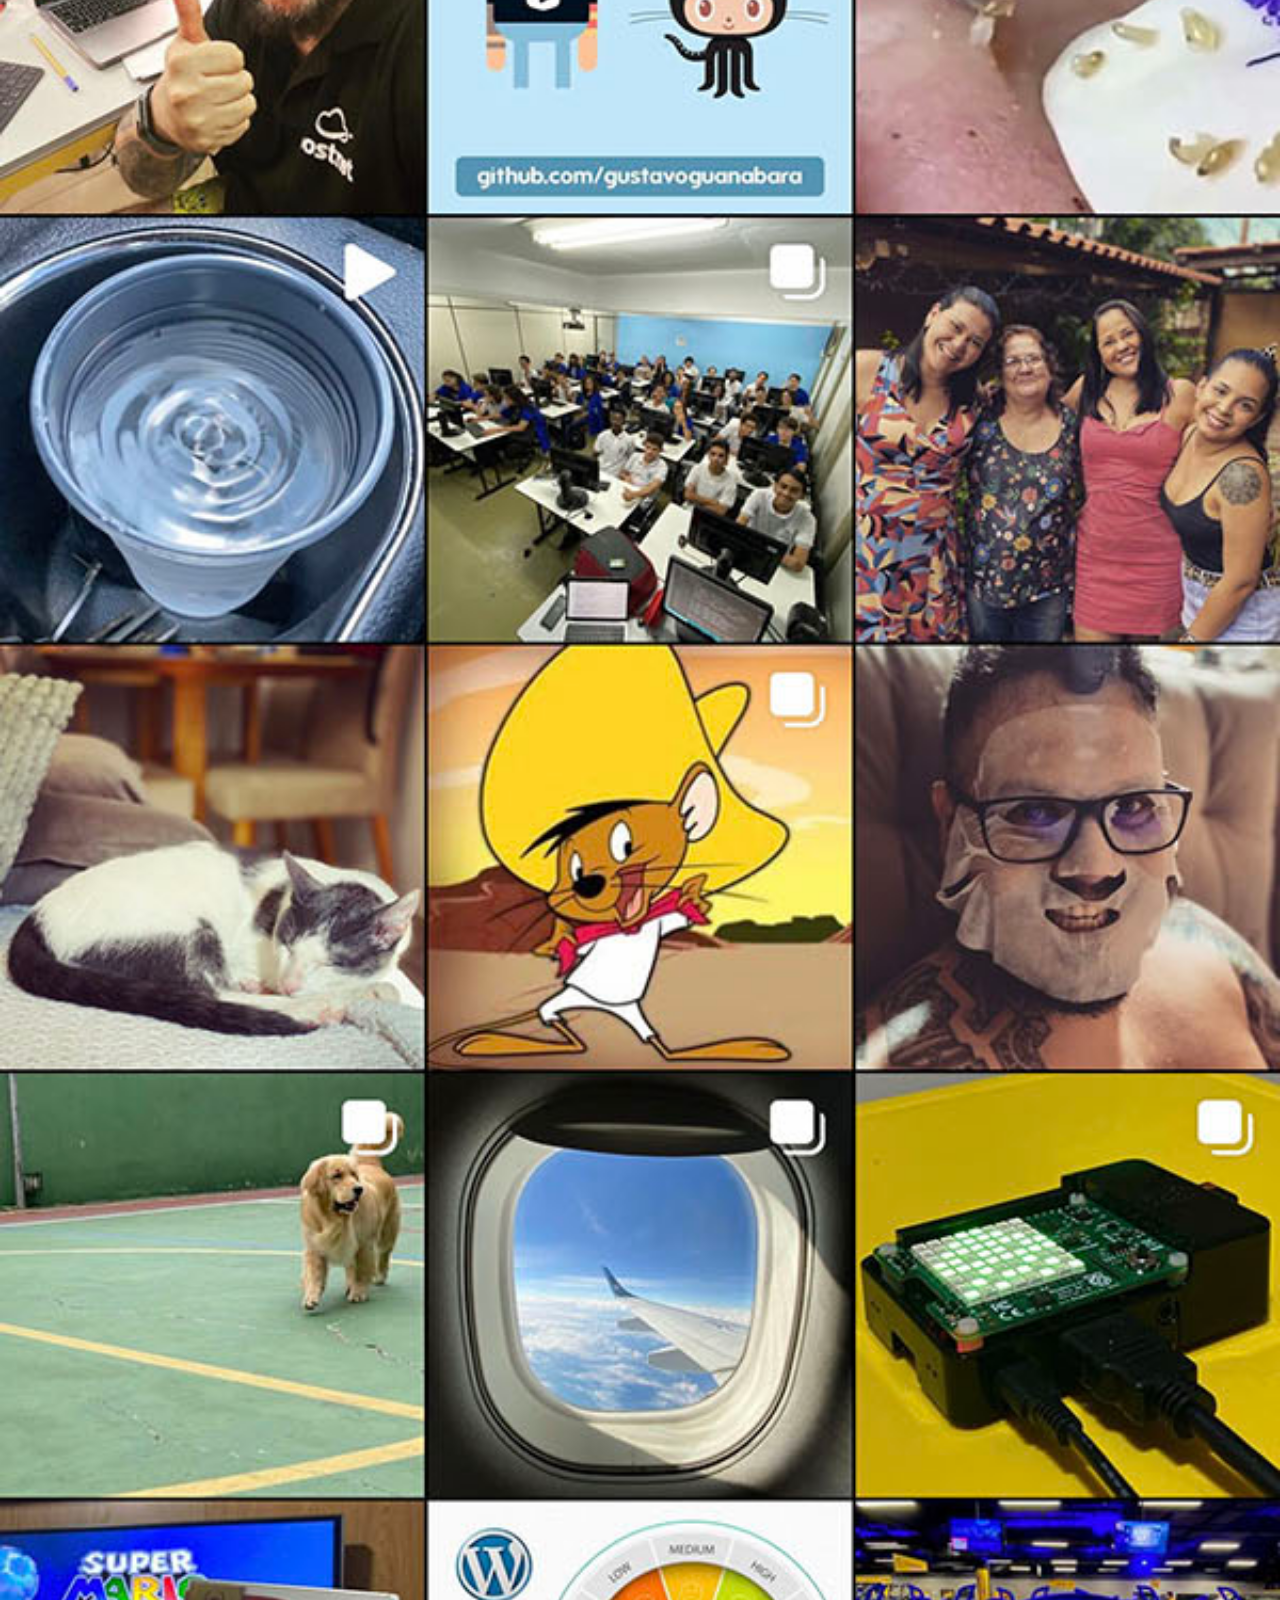
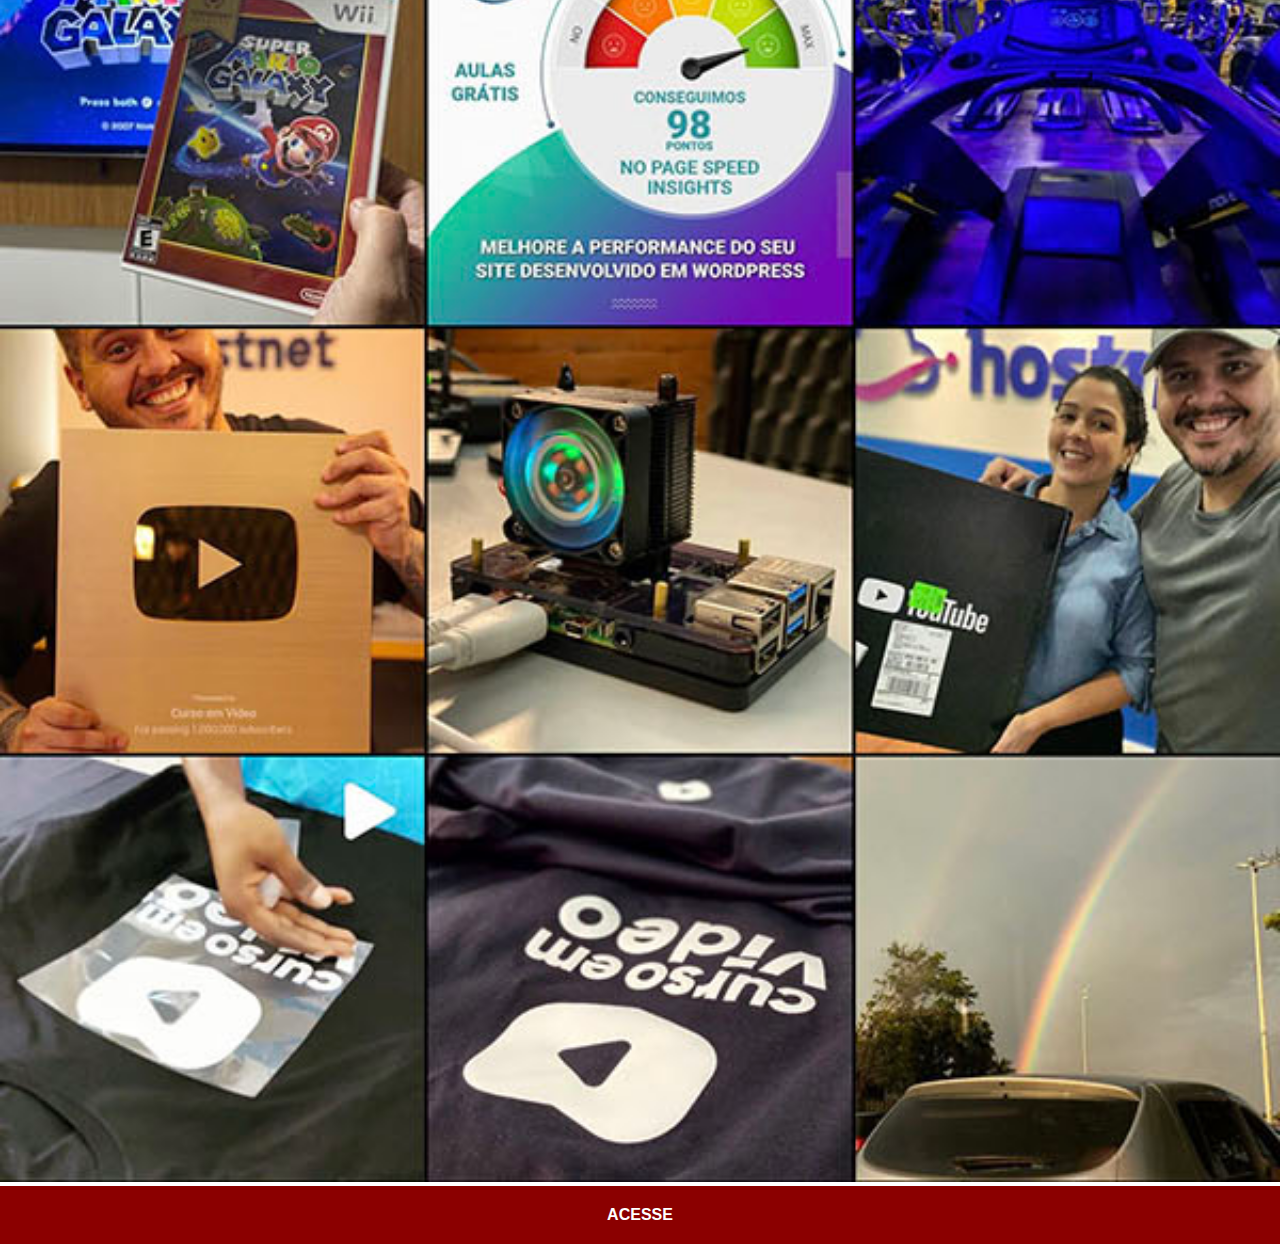
<file: instagram.html>
<!DOCTYPE html>
<html lang="pt-br">
<head>
    <meta charset="UTF-8">
    <meta name="viewport" content="width=device-width, initial-scale=1.0">
    <title>Instagram</title>
    <link rel="stylesheet" href="estilos/social.css">
</head>
<body>
    <img src="imagens/tela-instagram.jpg" alt="YouTube">
    <a href="https://www.instagram.com/luiz.britoe/" target="_blank">ACESSE</a>
</body>
</html>
</file>
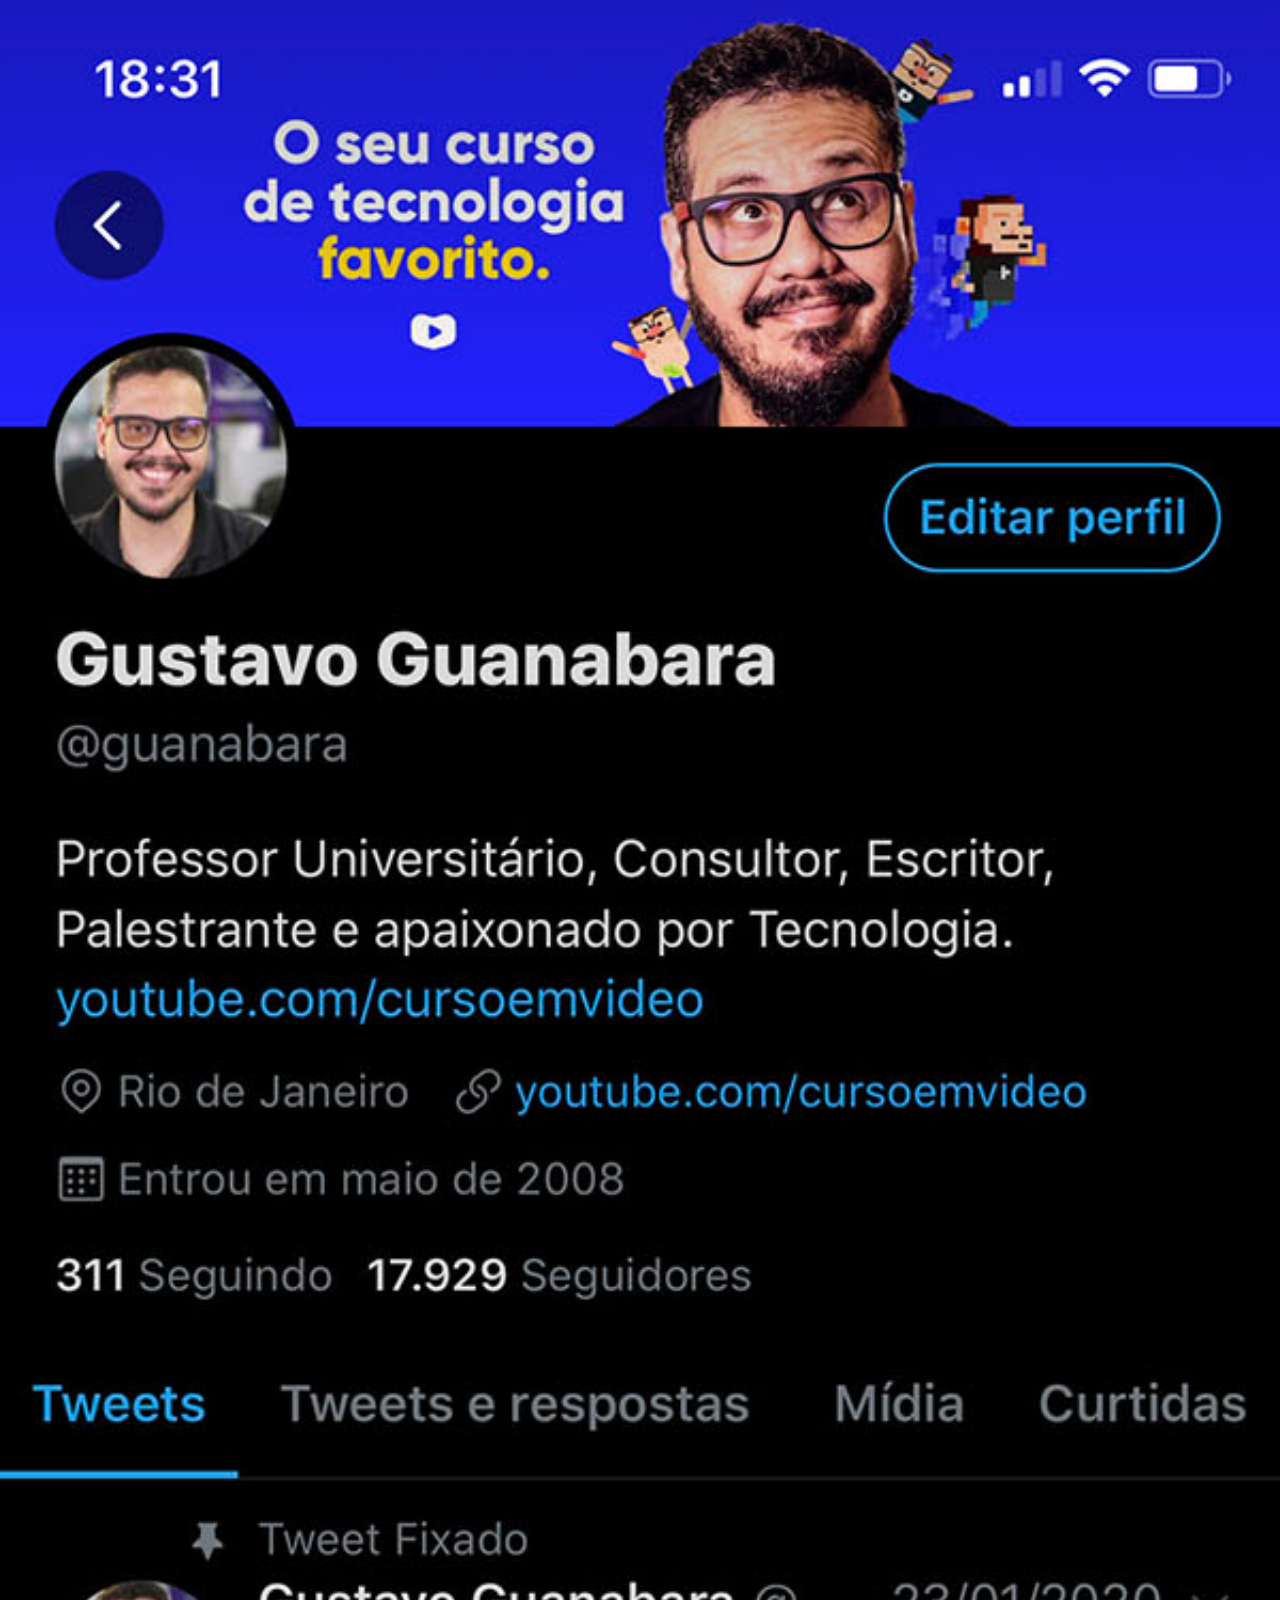
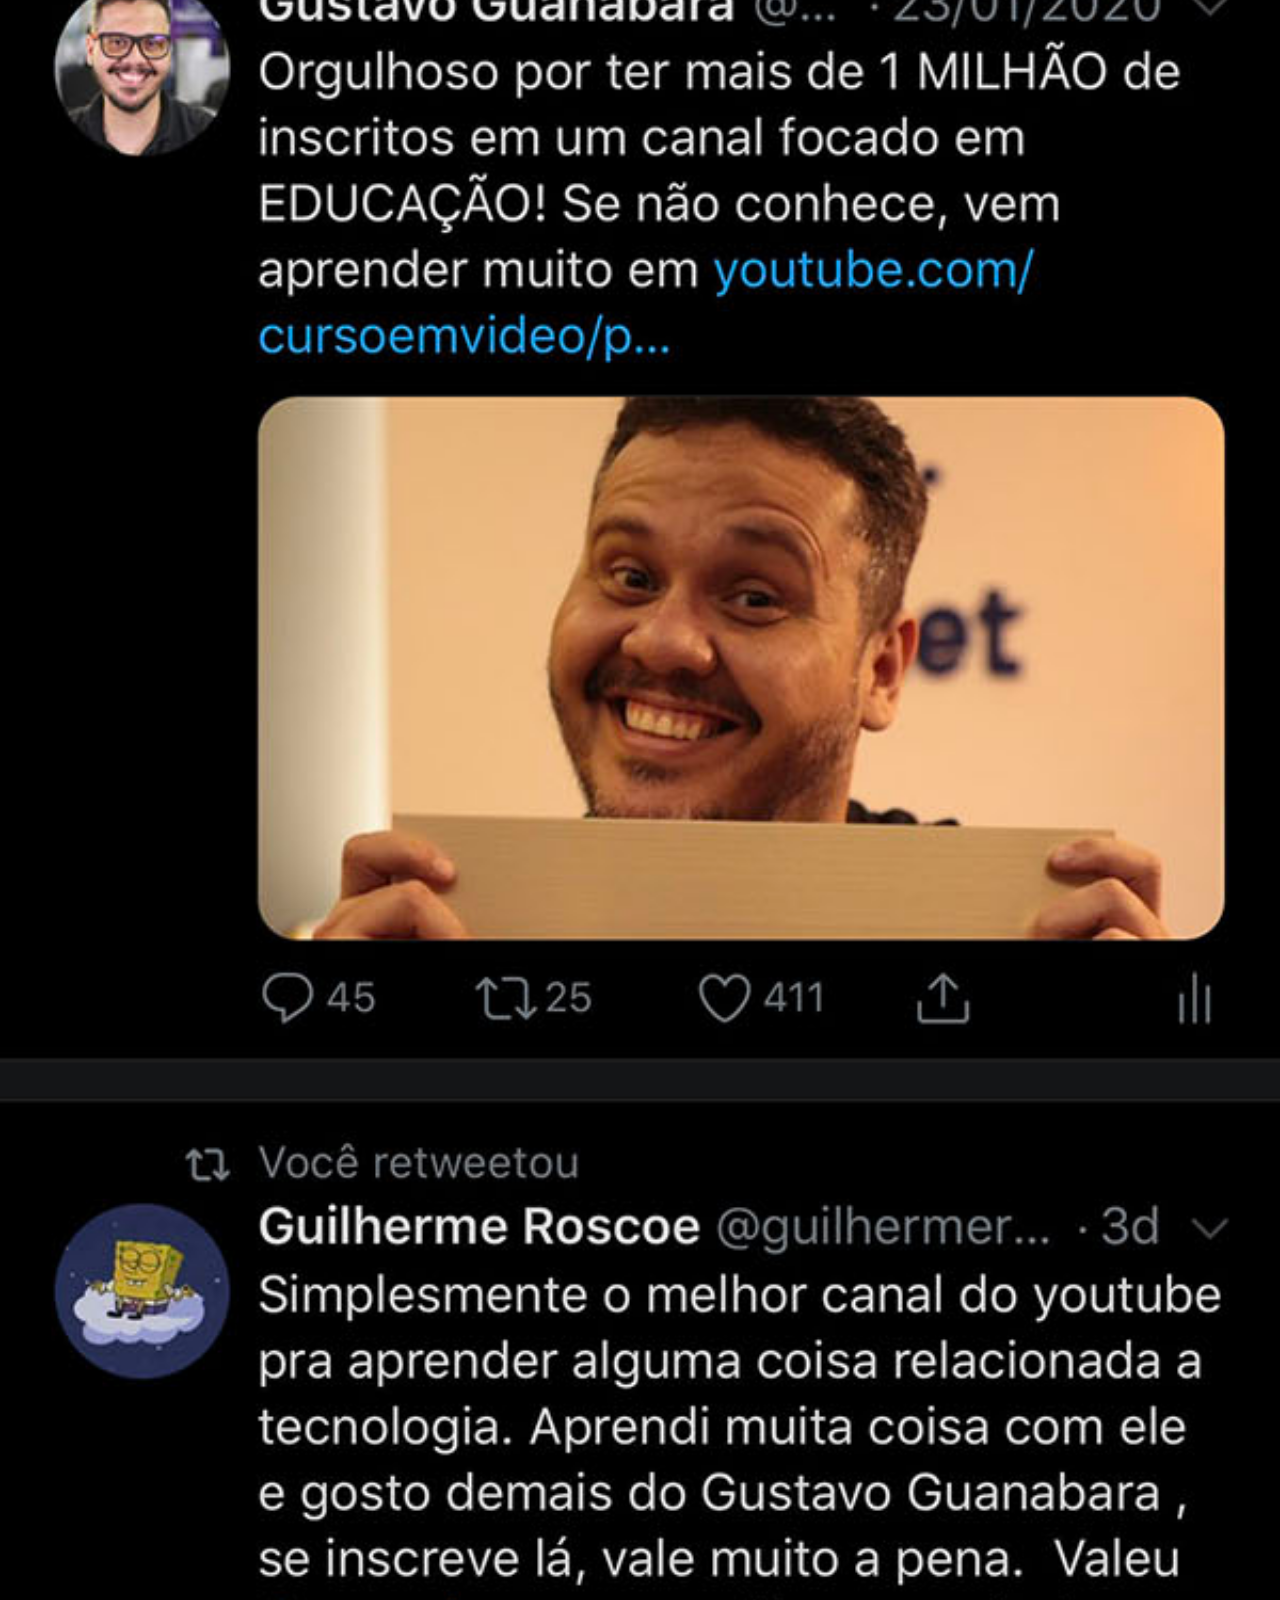
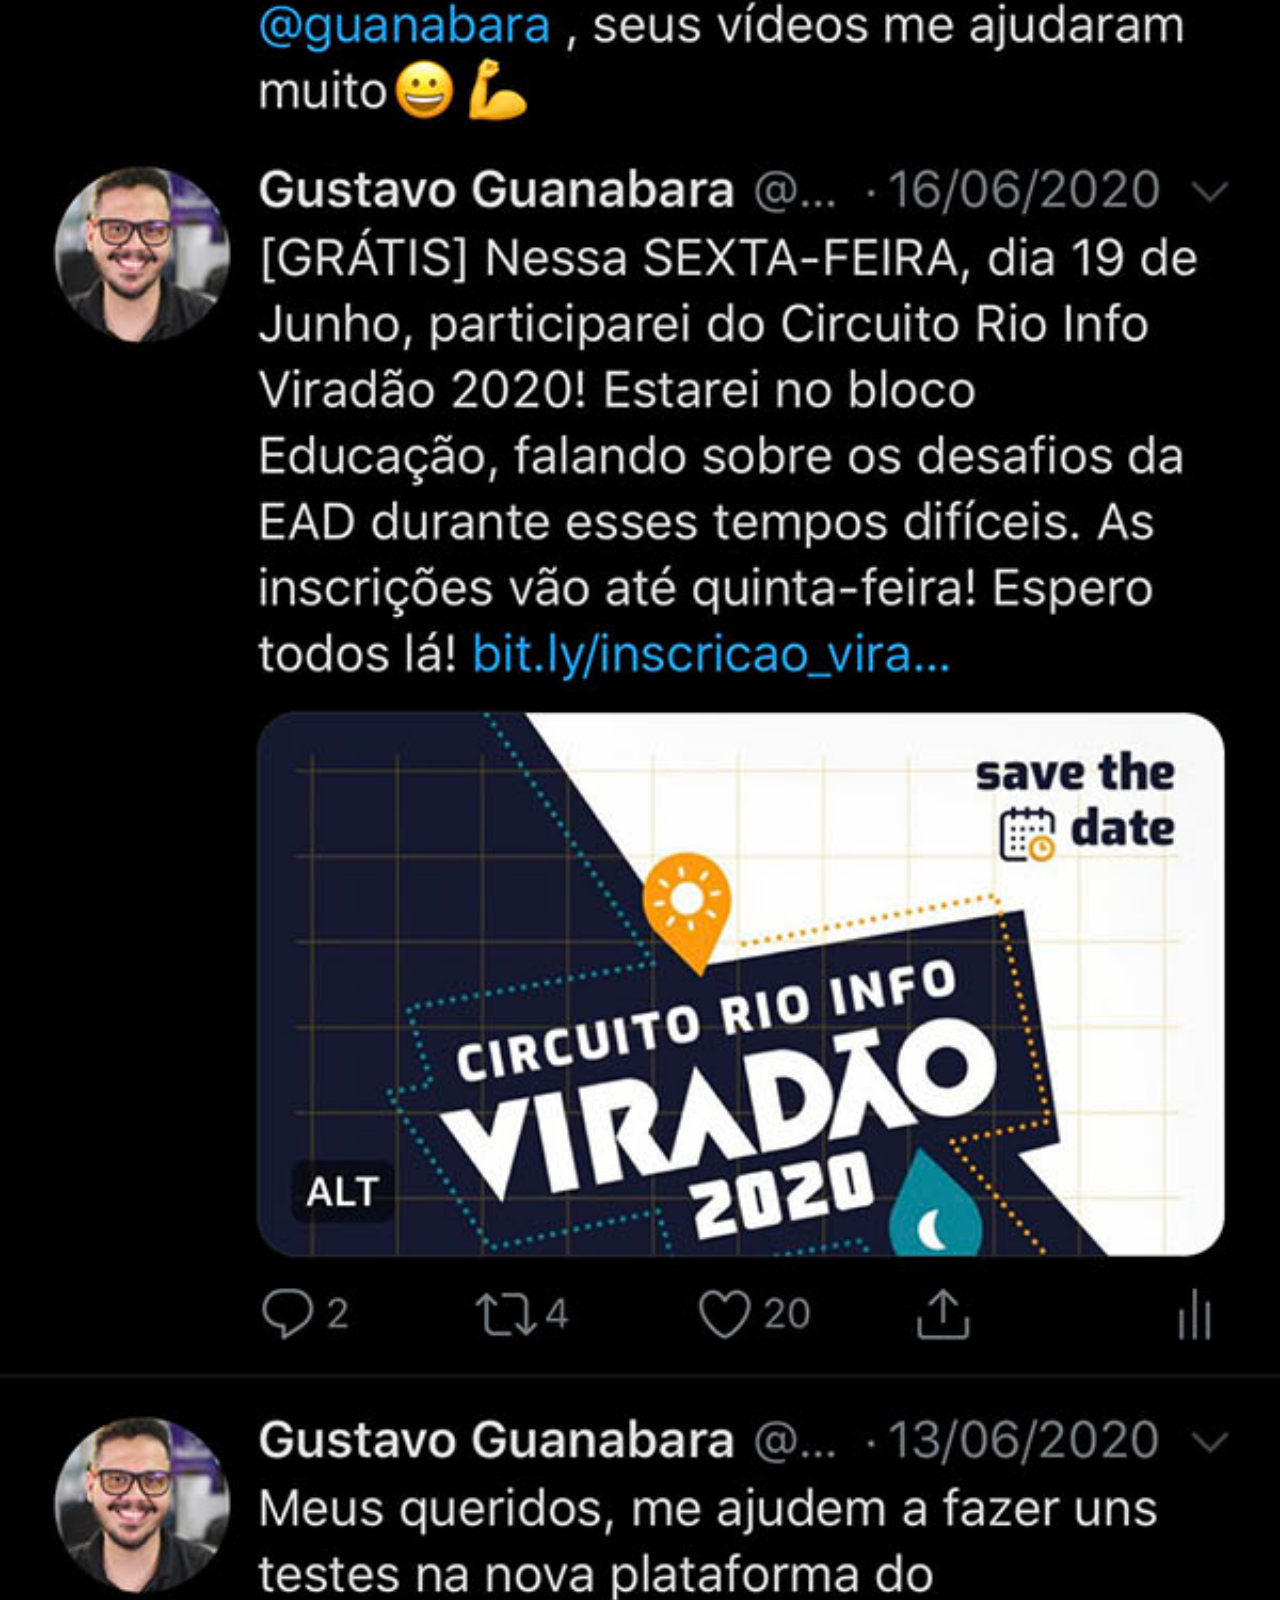
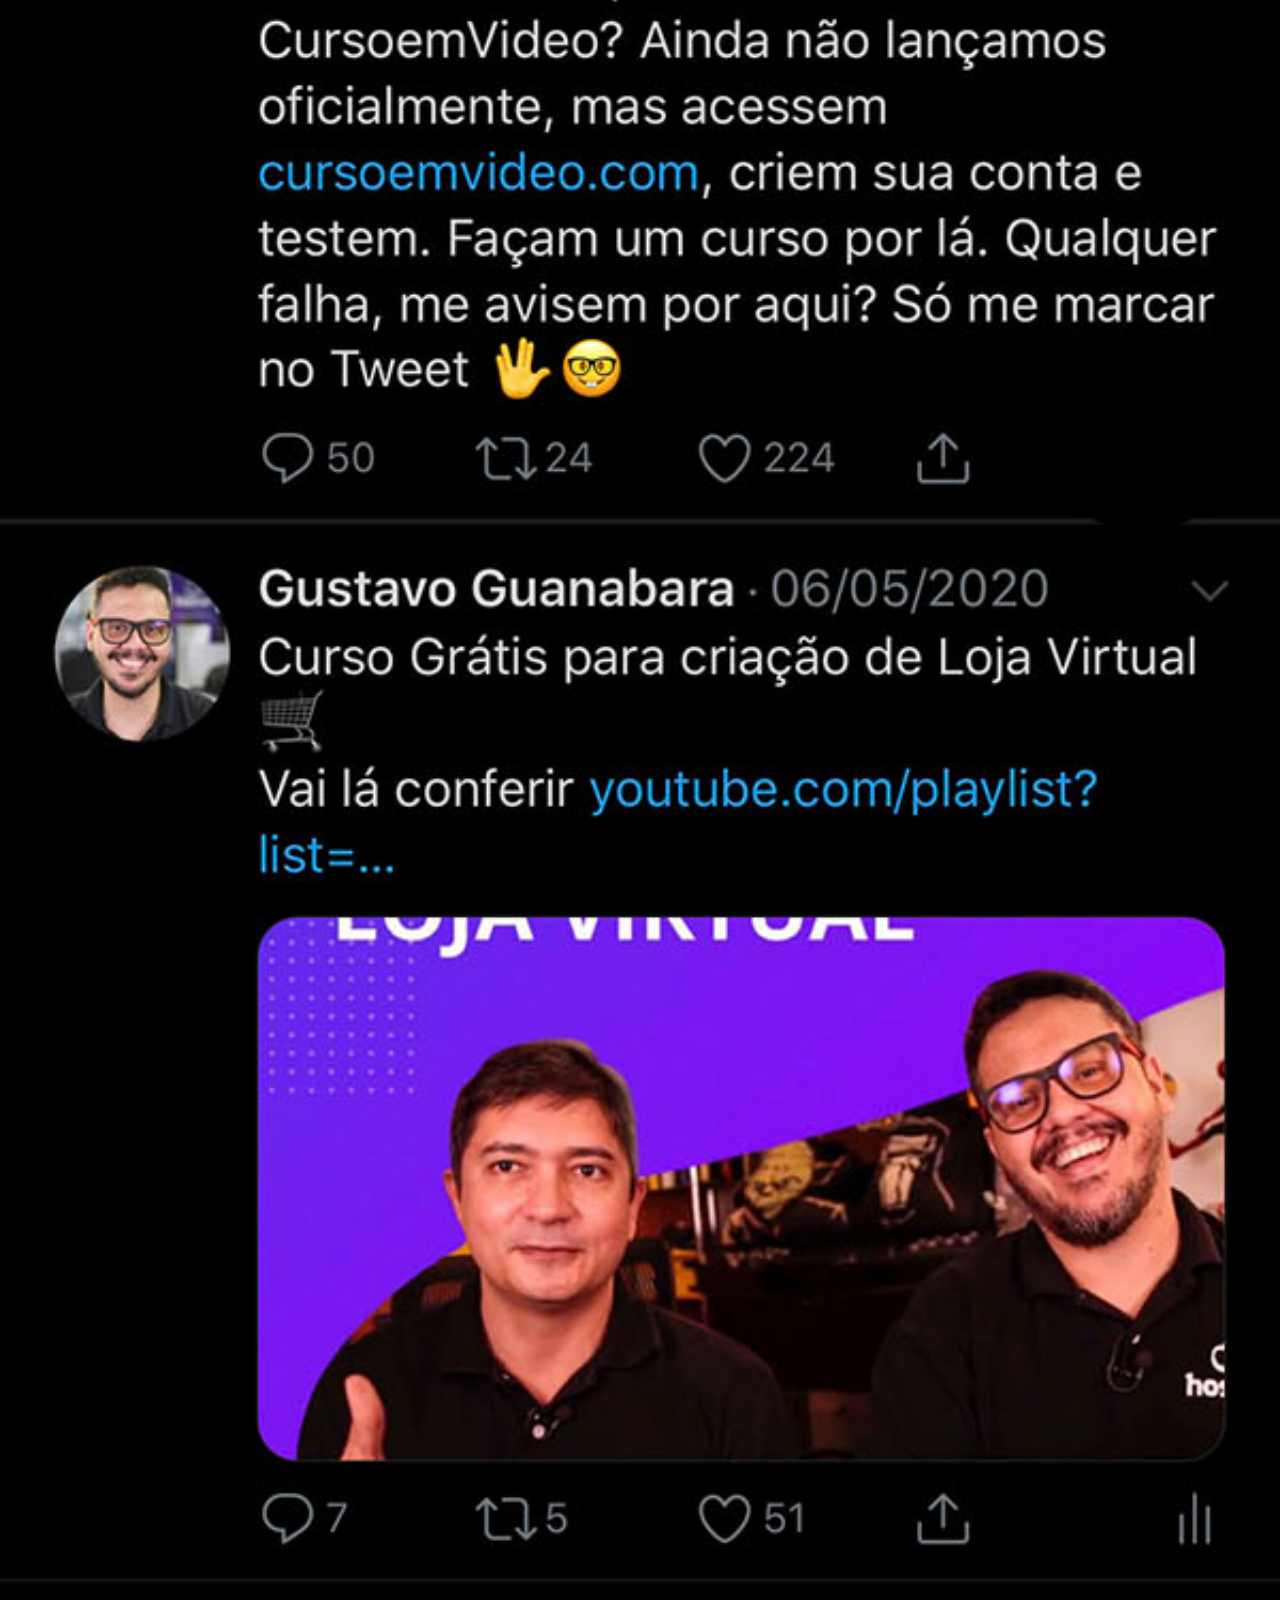
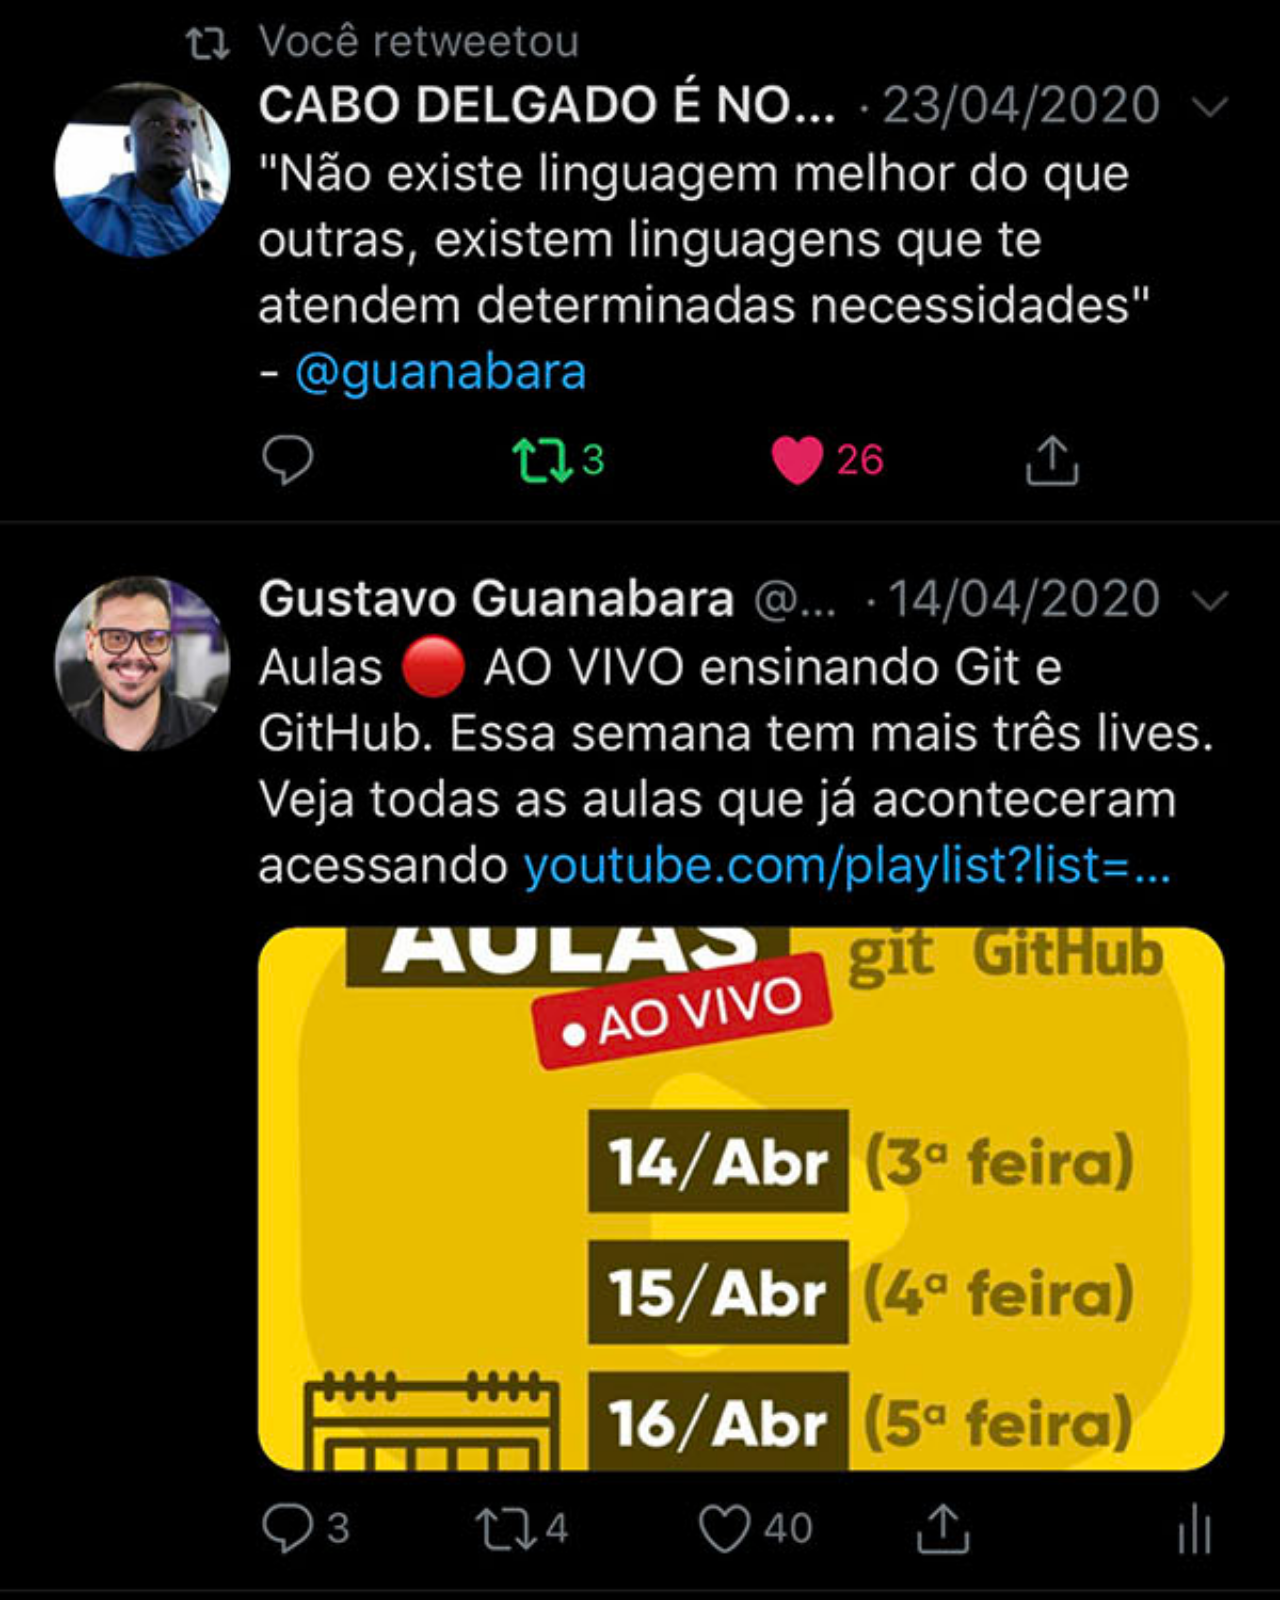
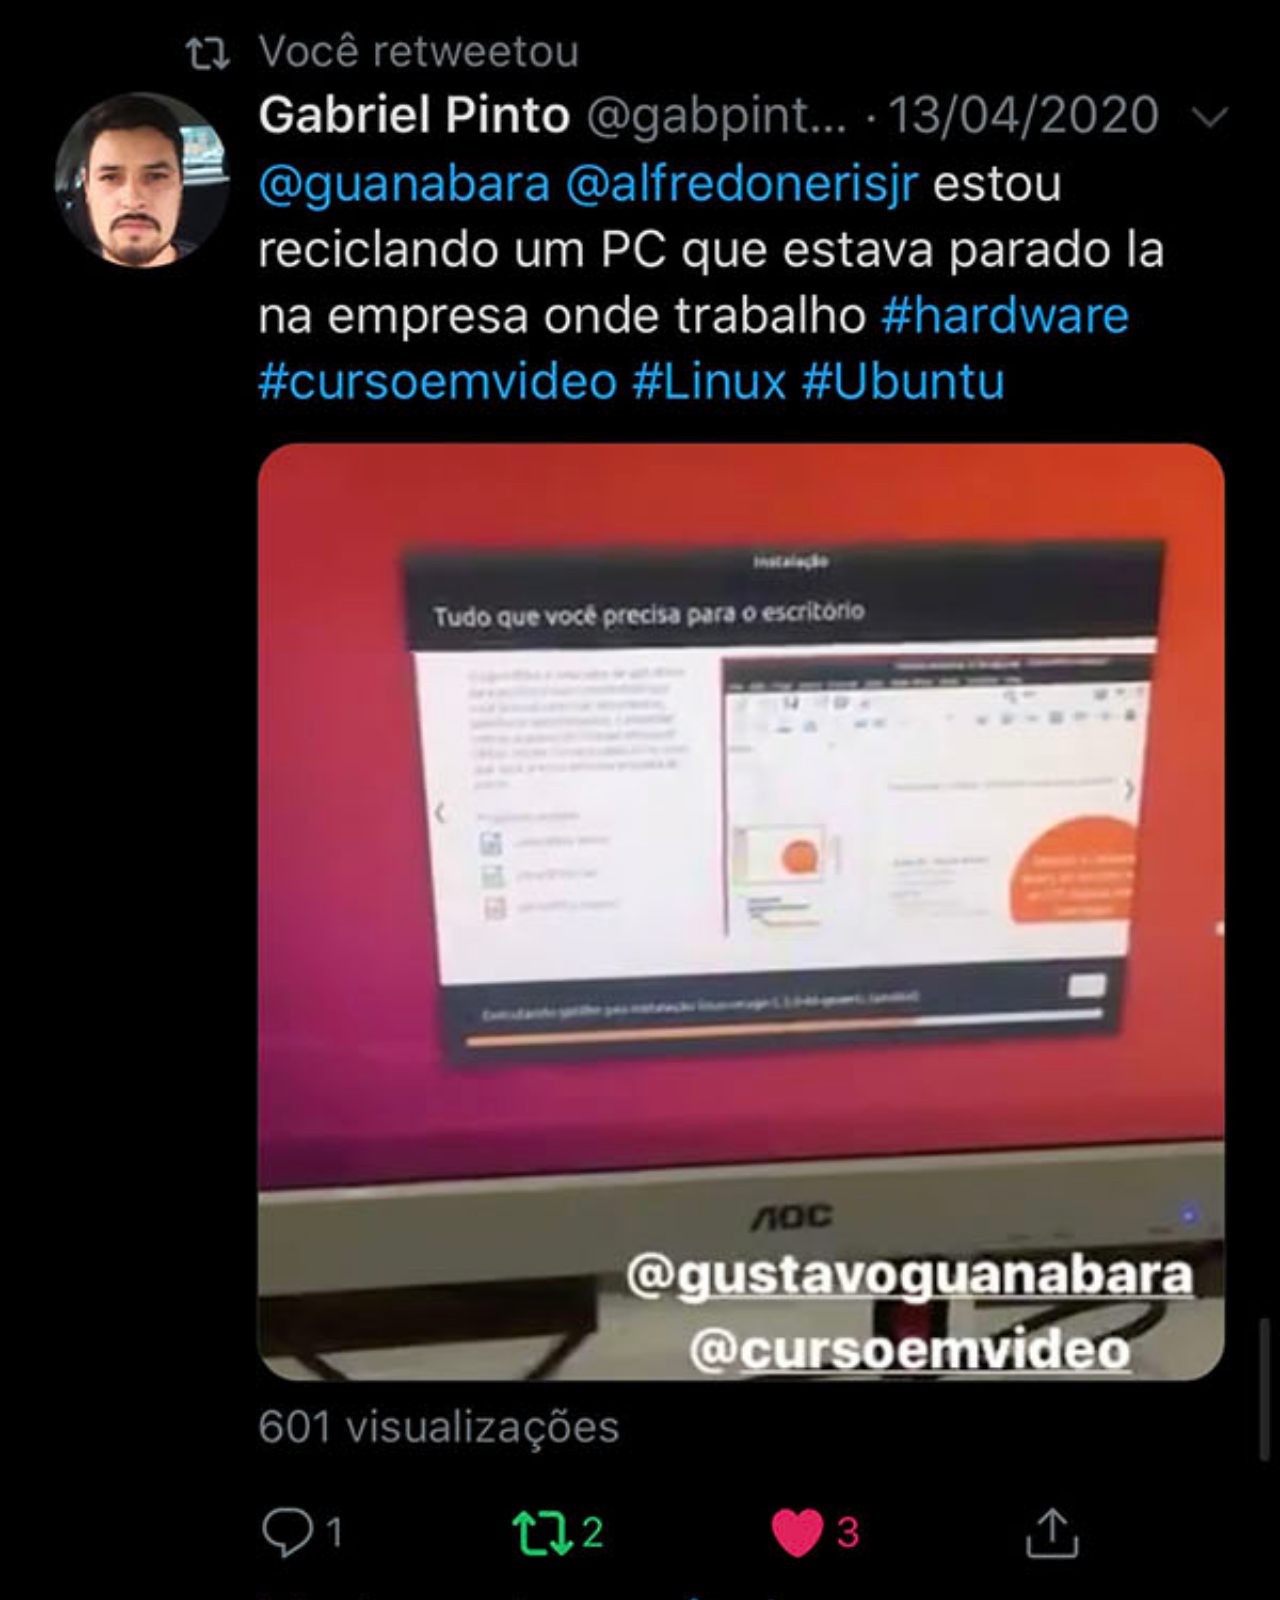
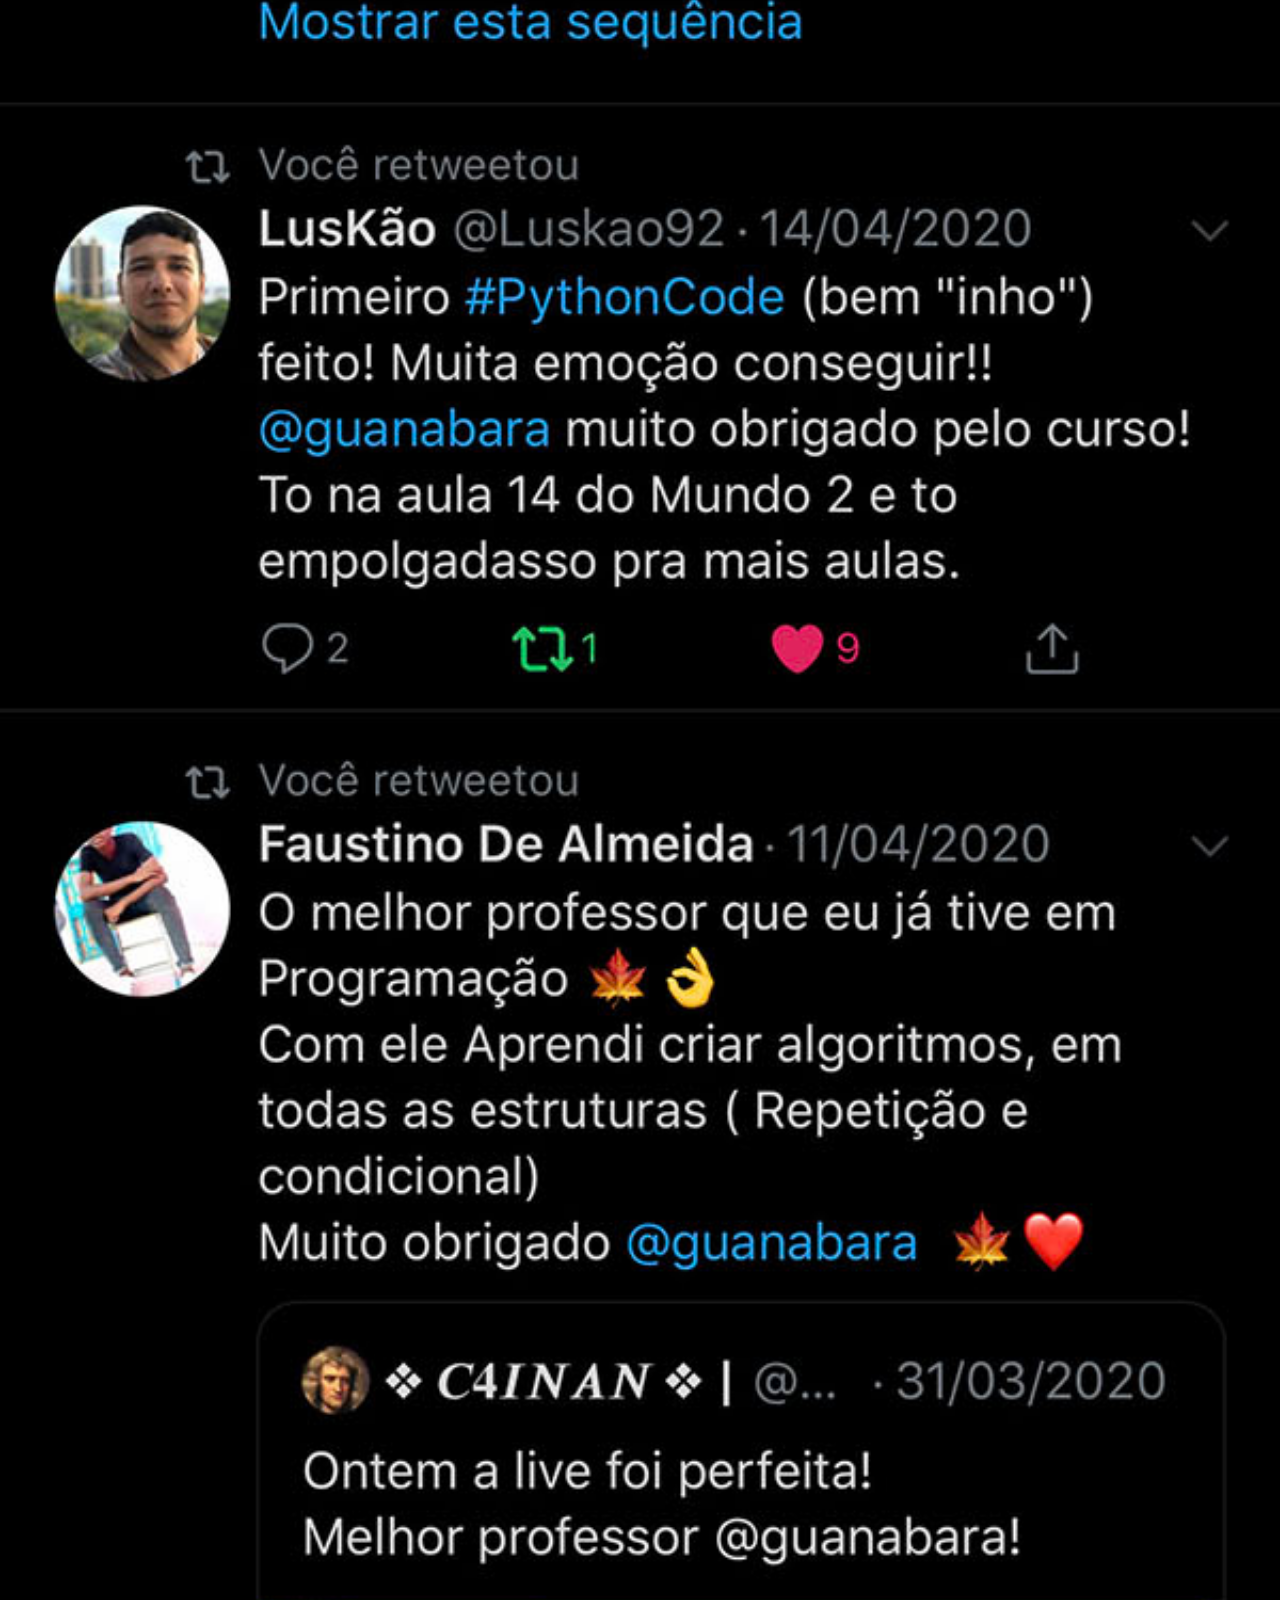
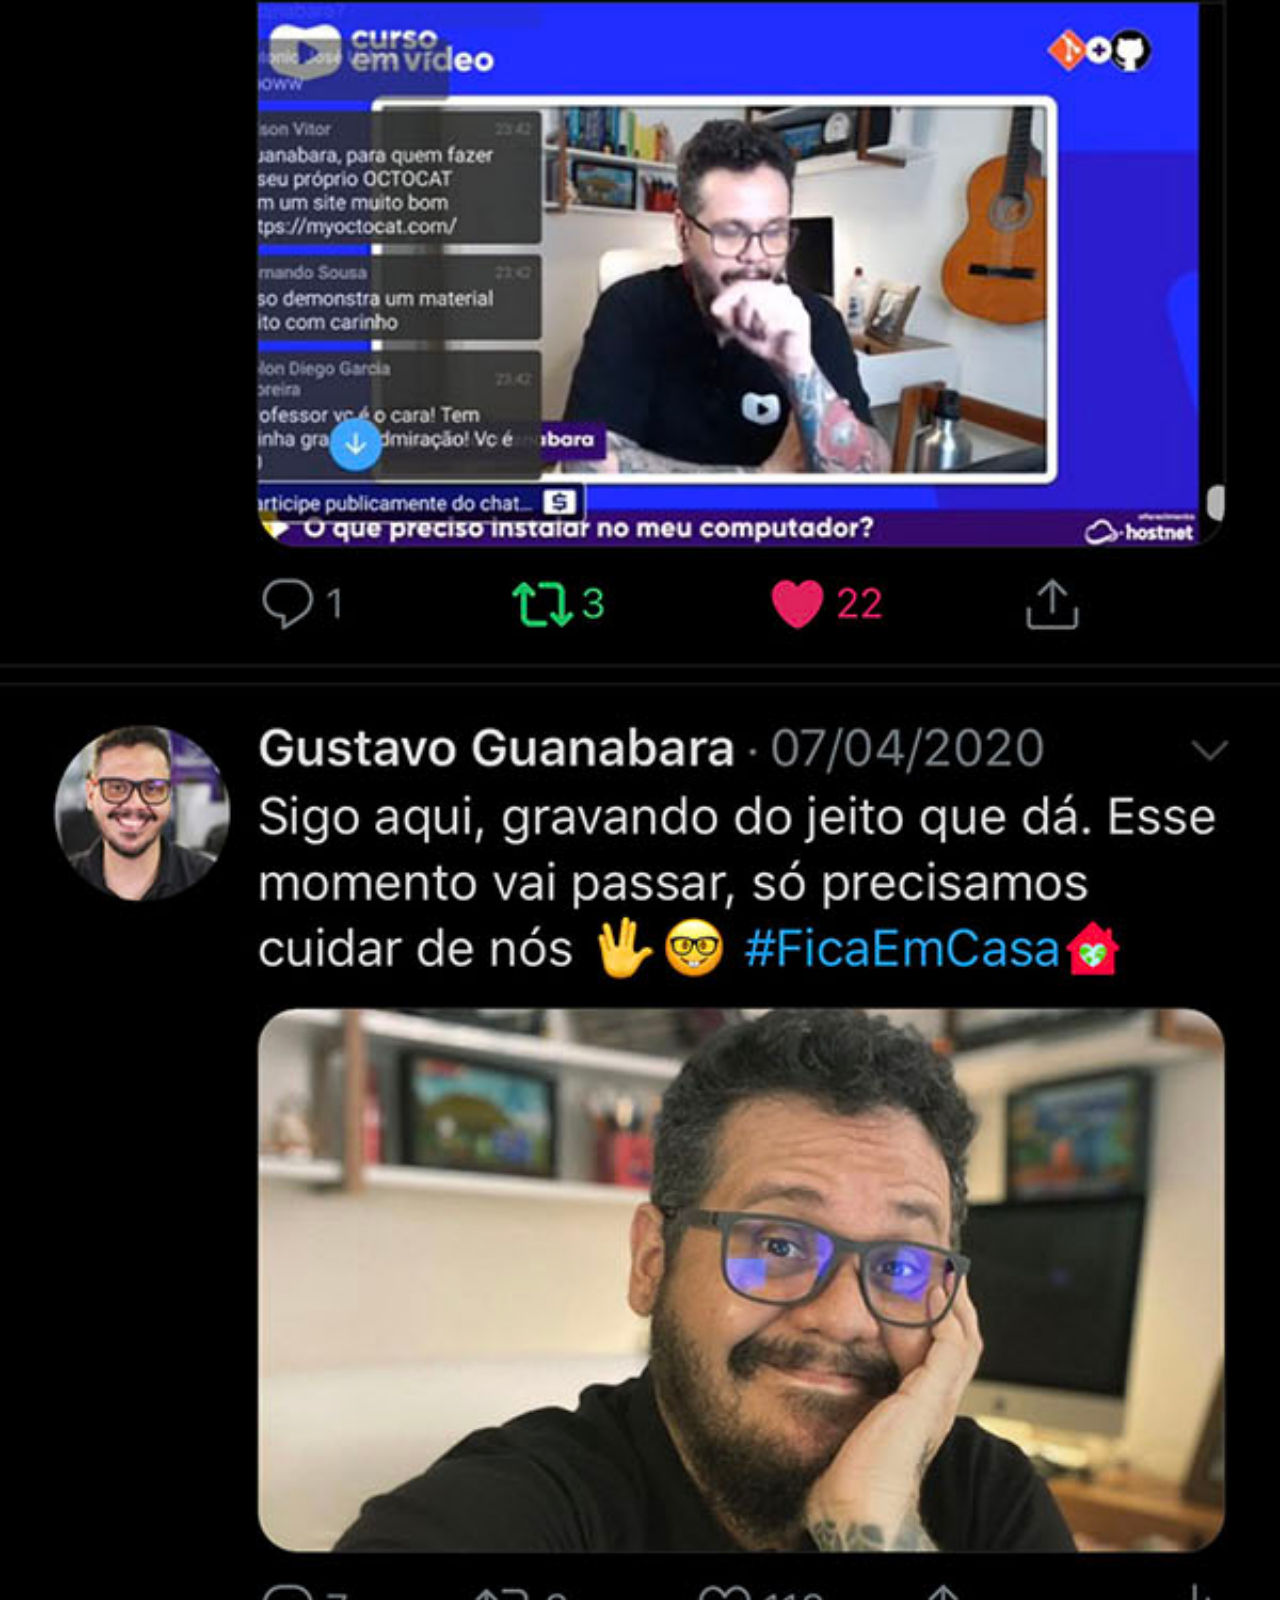
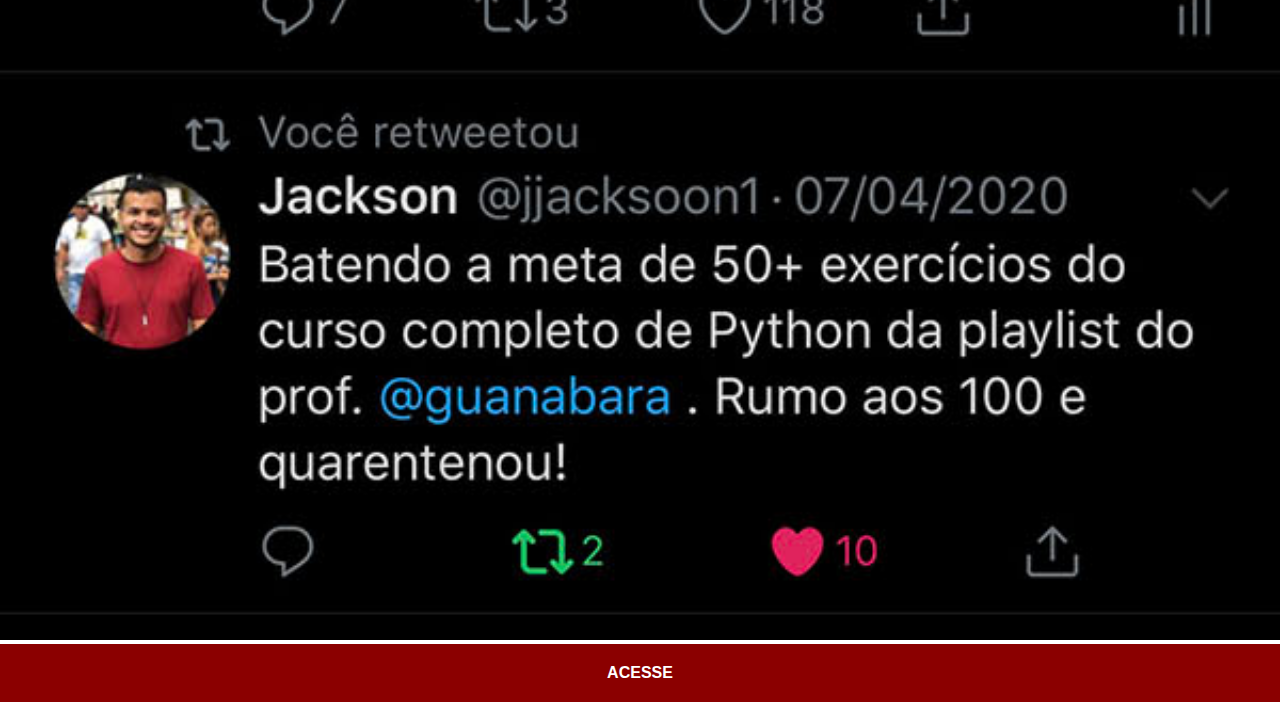
<file: twitter.html>
<!DOCTYPE html>
<html lang="pt-br">
<head>
    <meta charset="UTF-8">
    <meta name="viewport" content="width=device-width, initial-scale=1.0">
    <title>Twitter</title>
    <link rel="stylesheet" href="estilos/social.css">
</head>
<body>
    <img src="imagens/tela-twitter.jpg" alt="YouTube">
    <a href="https://x.com/brito99k" target="_blank">ACESSE</a>
</body>
</html>
</file>
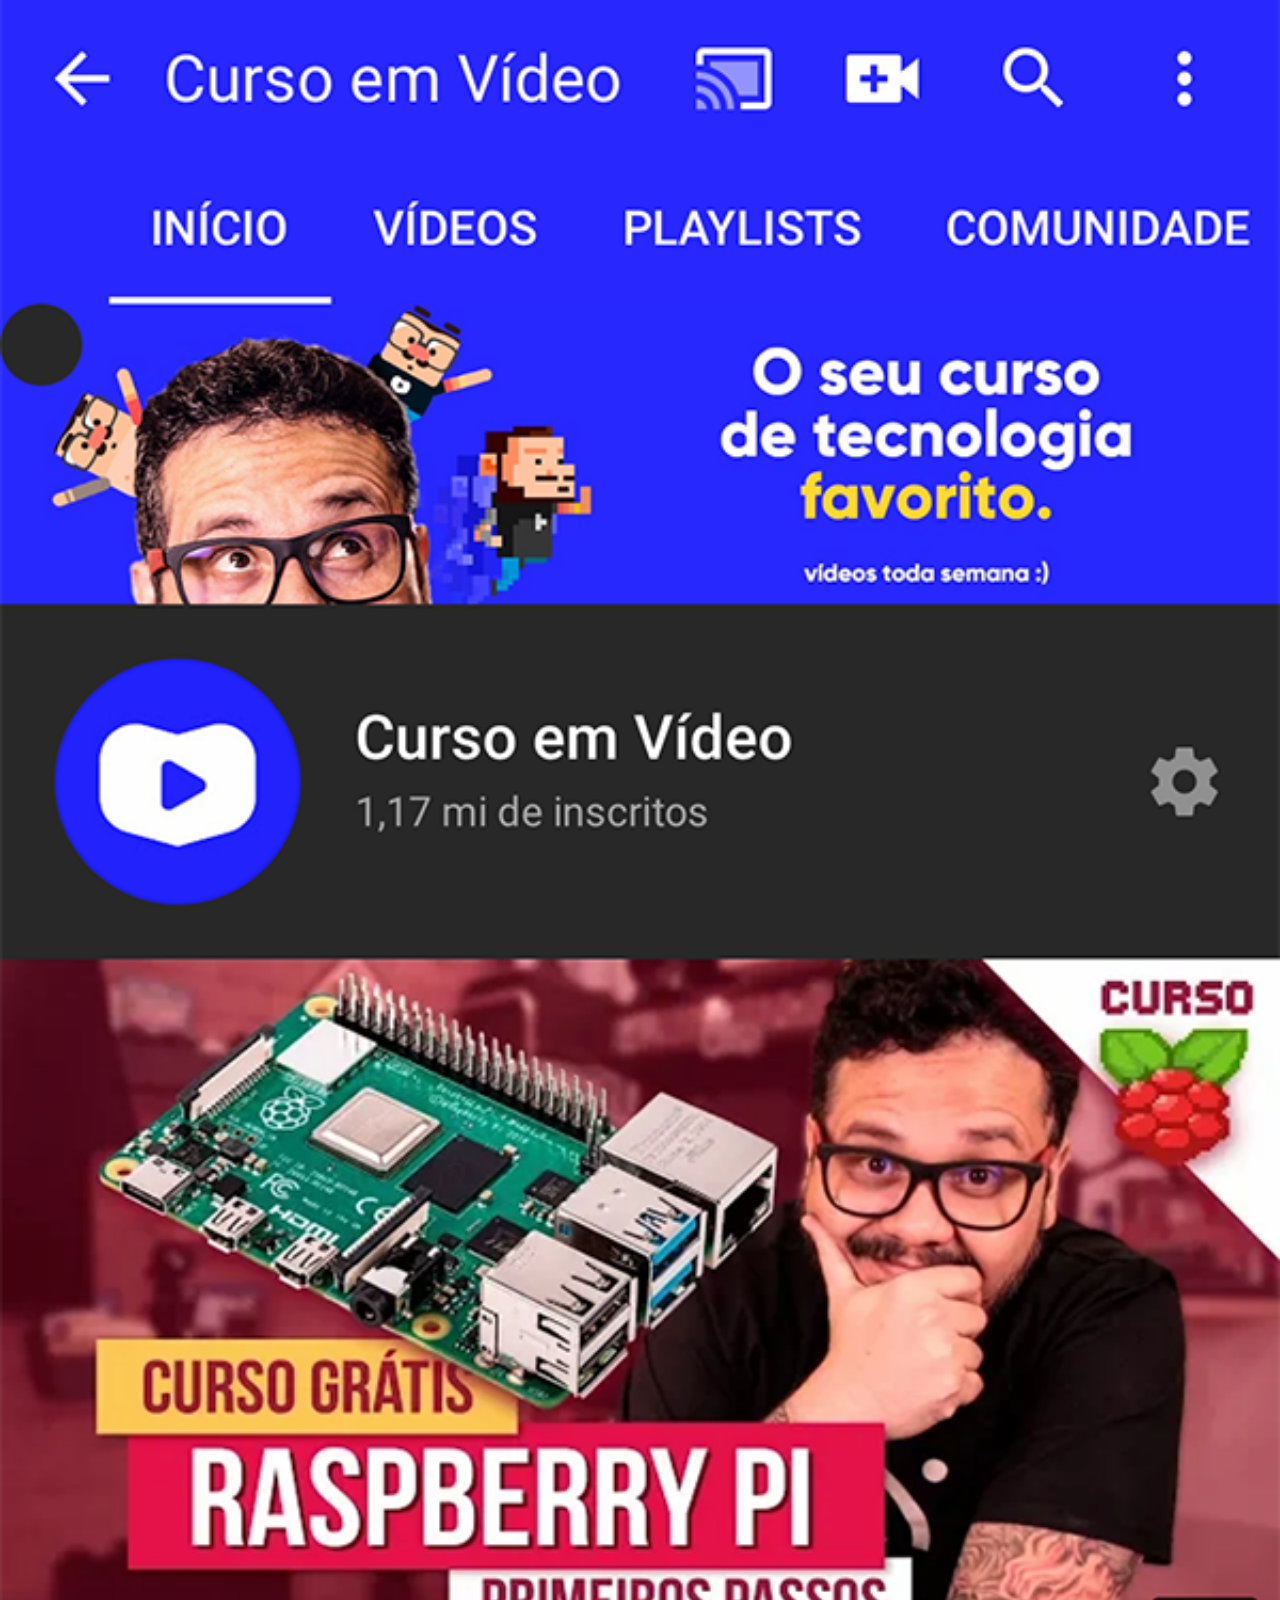
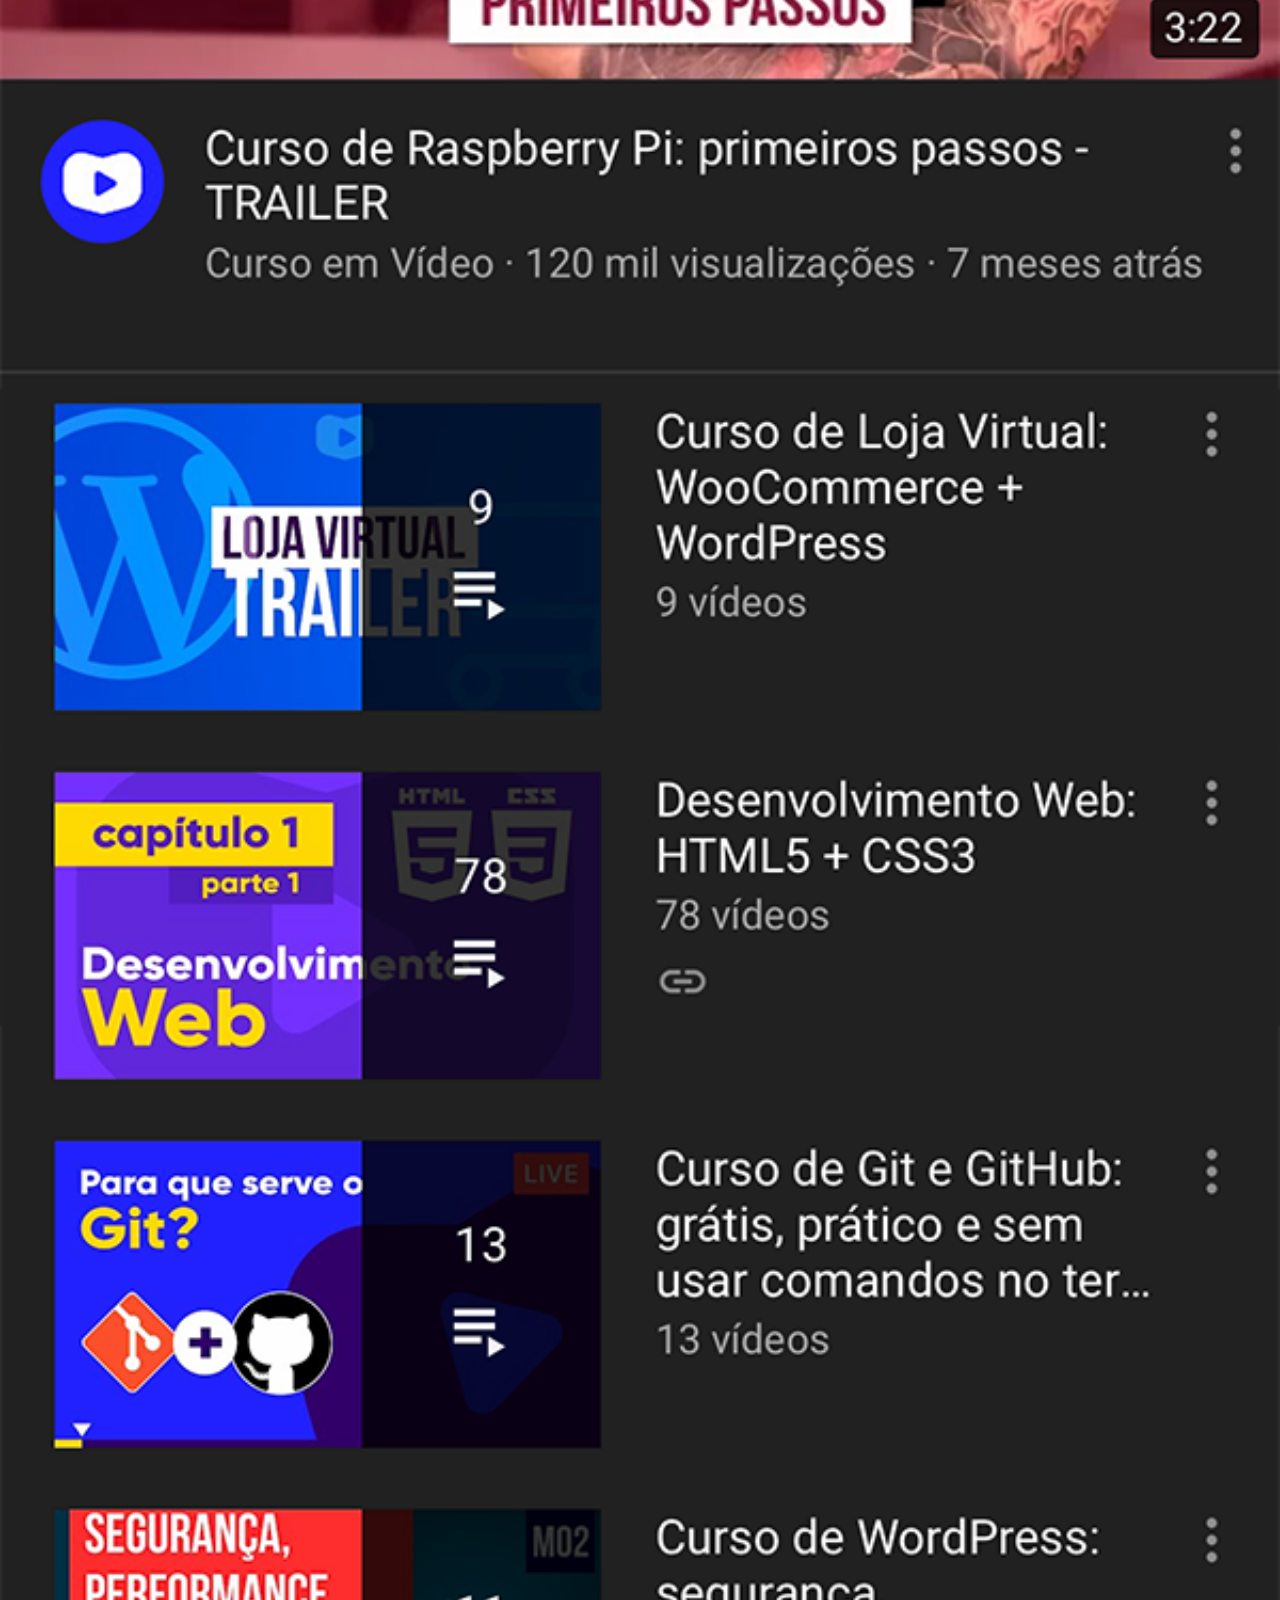
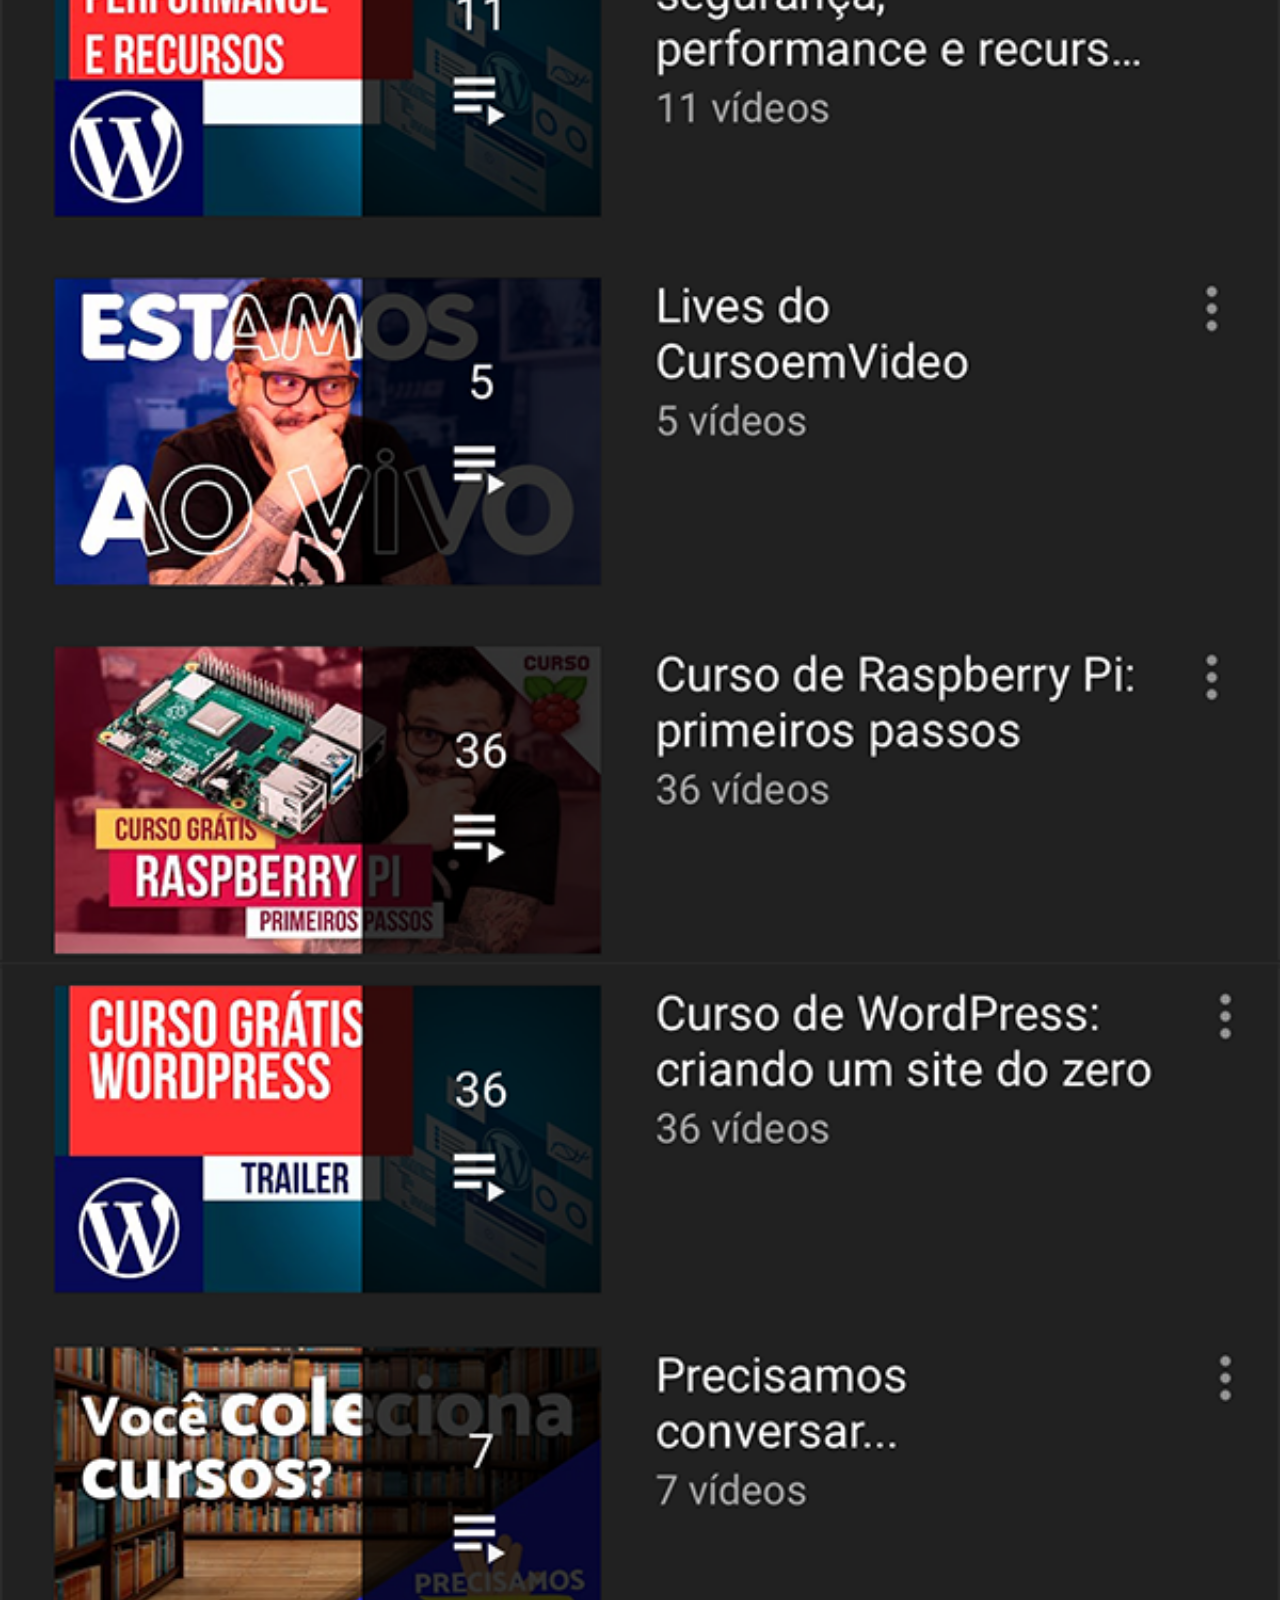
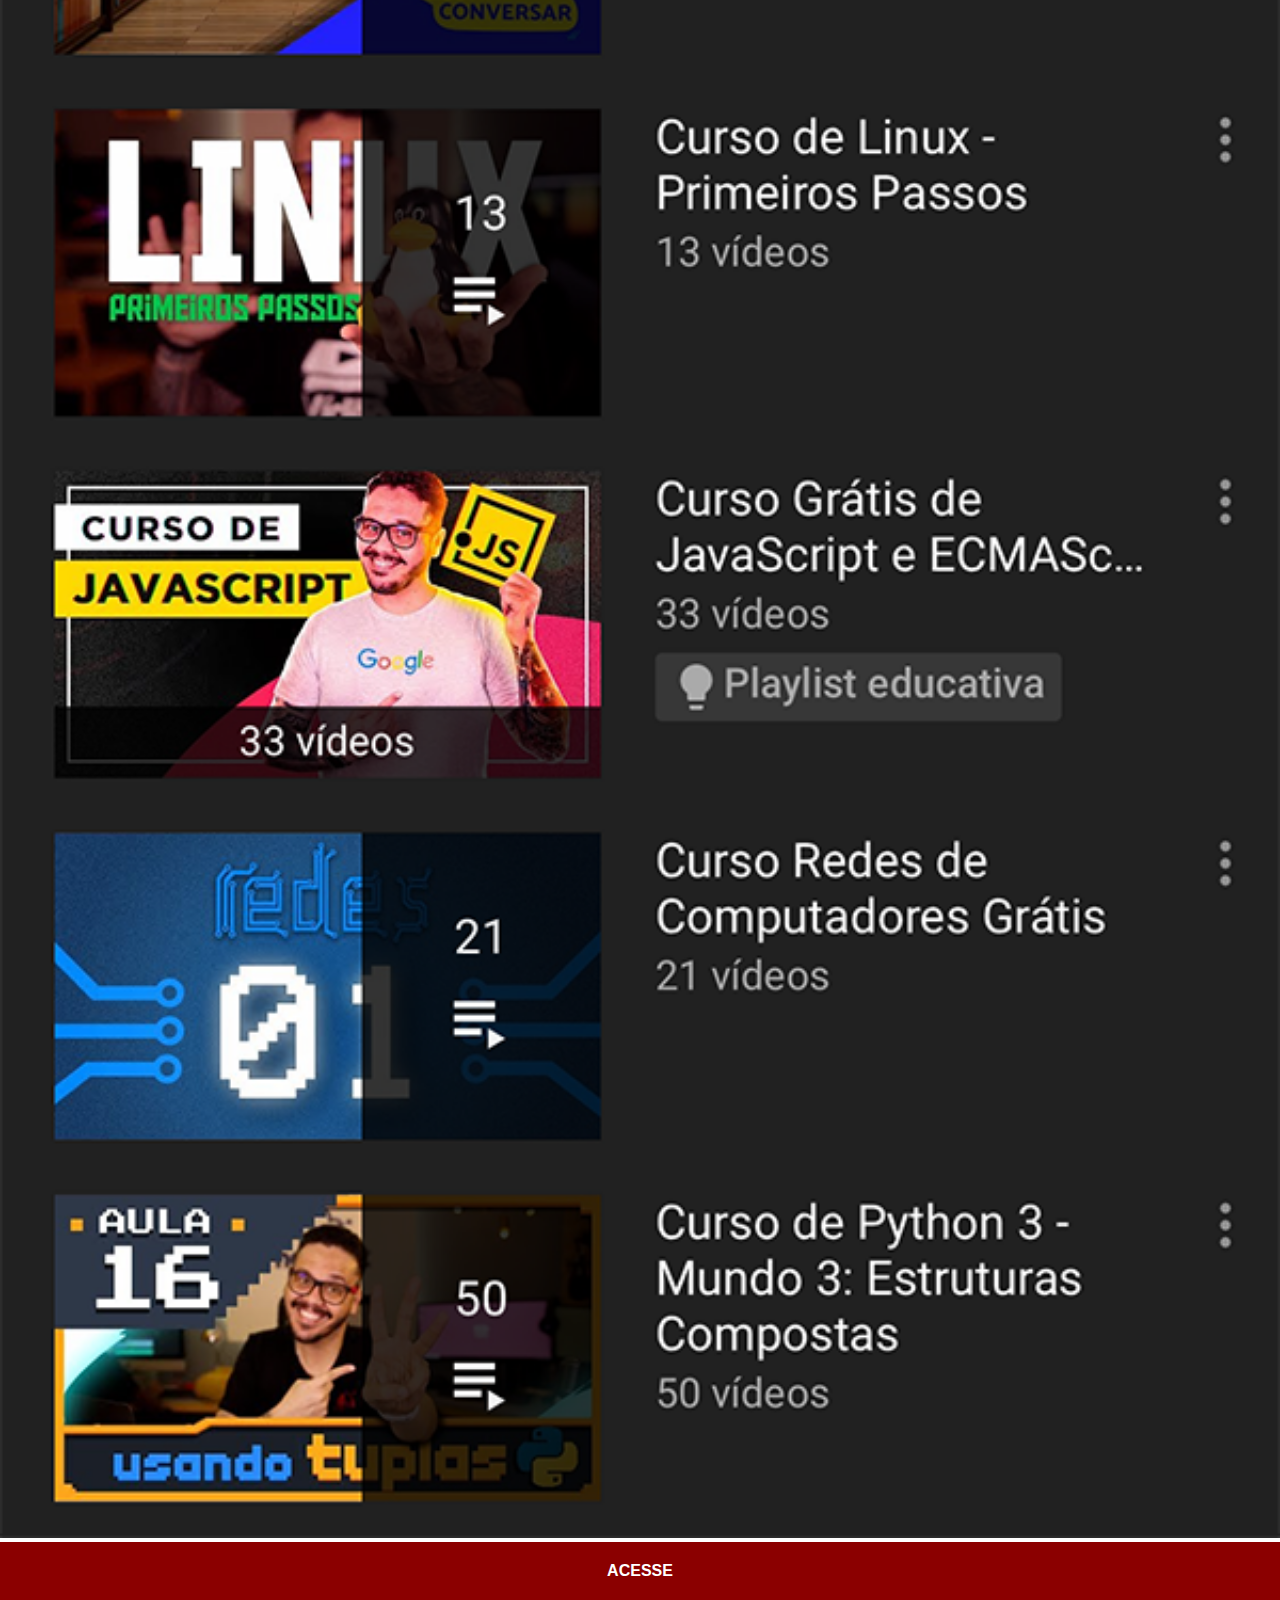
<file: youtube.html>
<!DOCTYPE html>
<html lang="pt-br">
<head>
    <meta charset="UTF-8">
    <meta name="viewport" content="width=device-width, initial-scale=1.0">
    <title>YouTube</title>
    <link rel="stylesheet" href="estilos/social.css">
</head>
<body>
    <img src="imagens/tela-youtube.png" alt="YouTube">
    <a href="https://www.youtube.com/@brito77k" target="_blank">ACESSE</a>
</body>
</html>
</file>
<file: estilos/style.css>
@charset "UTF-8";

* {
    margin: 0px;
    padding: 0px;
    font-family: Arial, Helvetica, sans-serif;
}

html, body {
    height: 100vh;
    width: 100vw;
}

body {
    background: url(../imagens/fundo-madeira.jpg) no-repeat top center;
    background-size: cover;
    background-attachment: fixed;
}

main {
    height: 100vh;
    position: relative;
}  

section#telefone {
    height: 627px;
    width: 311px;
    position: absolute;
    top: 50%;
    left: 50%;
    transform: translate(-50%, -50%);
    background: url('../imagens/frame-iphone.png') no-repeat;
}
</file>
<file: estilos/social.css>
@charset "UTF-8";

* {
    margin: 0px;
    padding: 0px;
    font-family: Arial, Helvetica, sans-serif;
}

::-webkit-scrollbar {
    width: 0px;
    height: 0px;
}

img {
    width: 100vw;
}

a {
    display: block;
    background-color: darkred;
    padding: 20px;
    text-align: center;
    font-weight: bolder;
    text-decoration: none;
    color: white;
}

a:hover {
    background-color: red;
}
</file>
